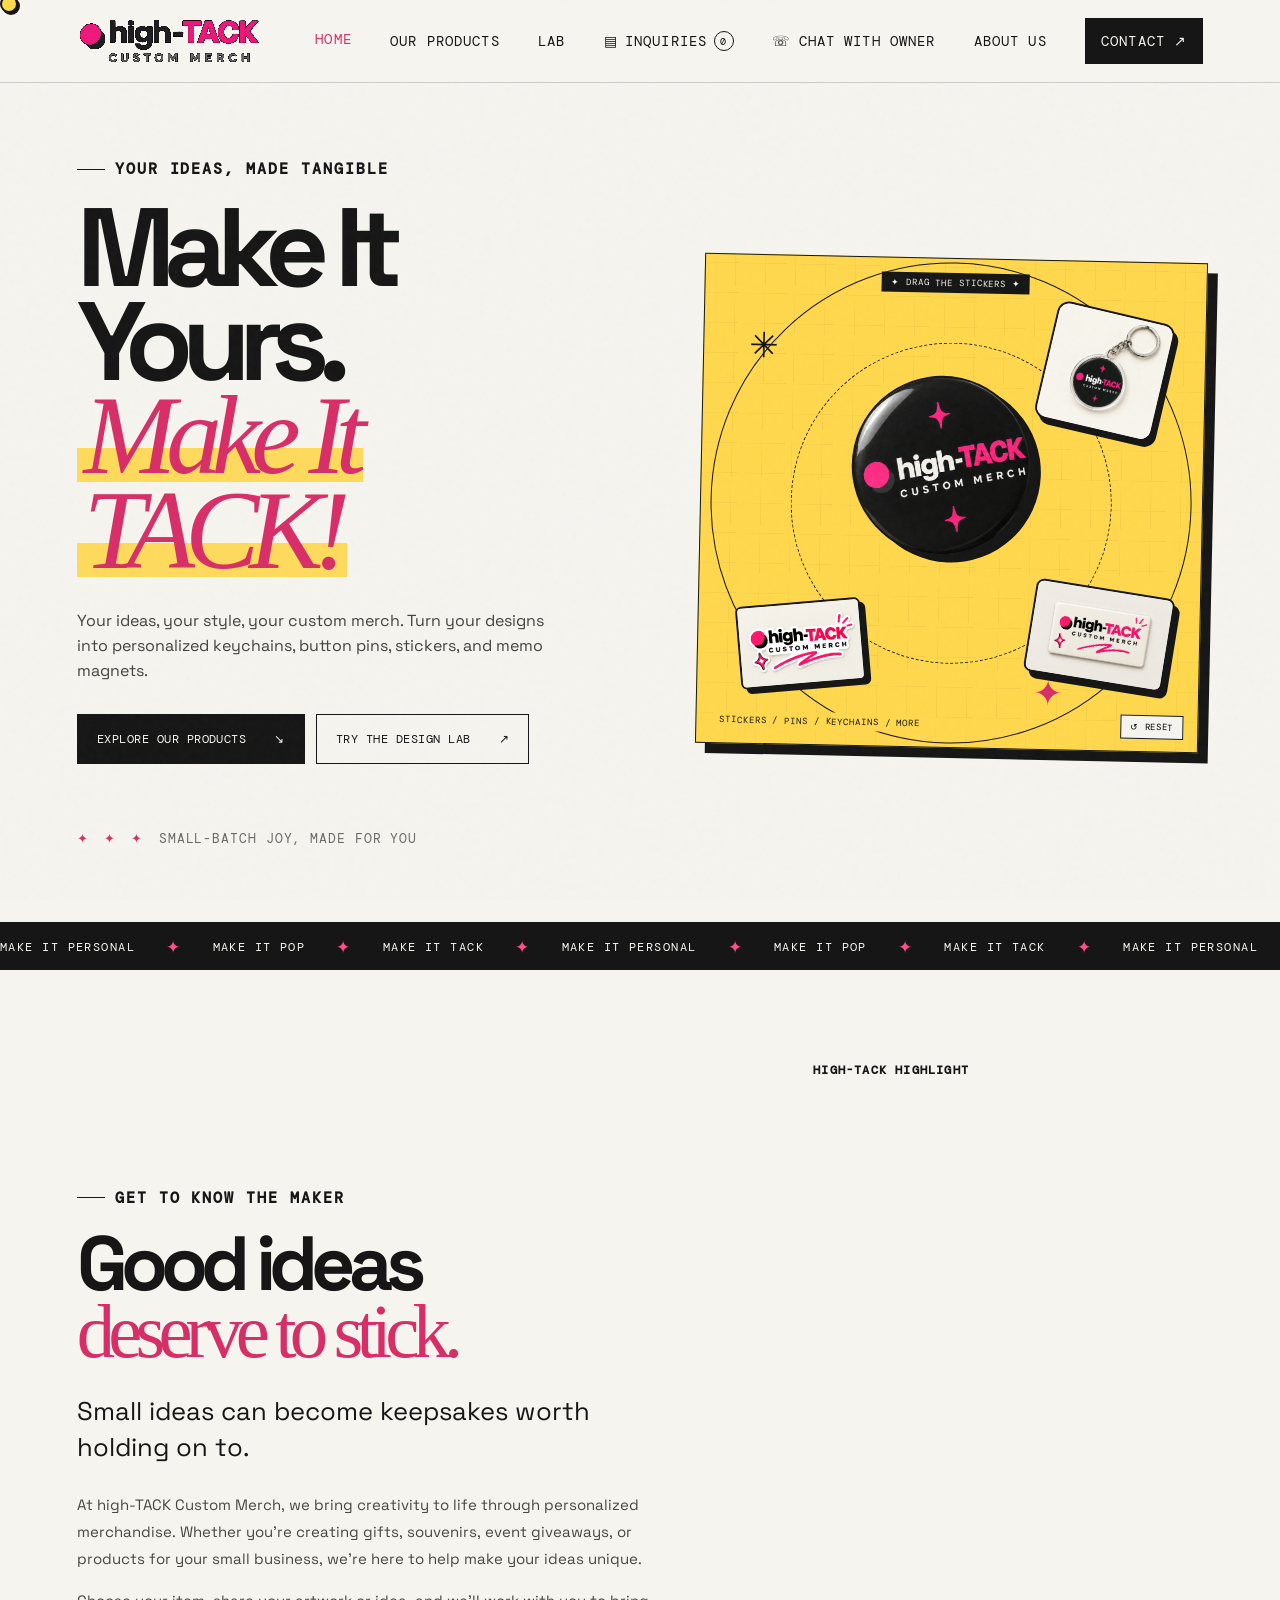
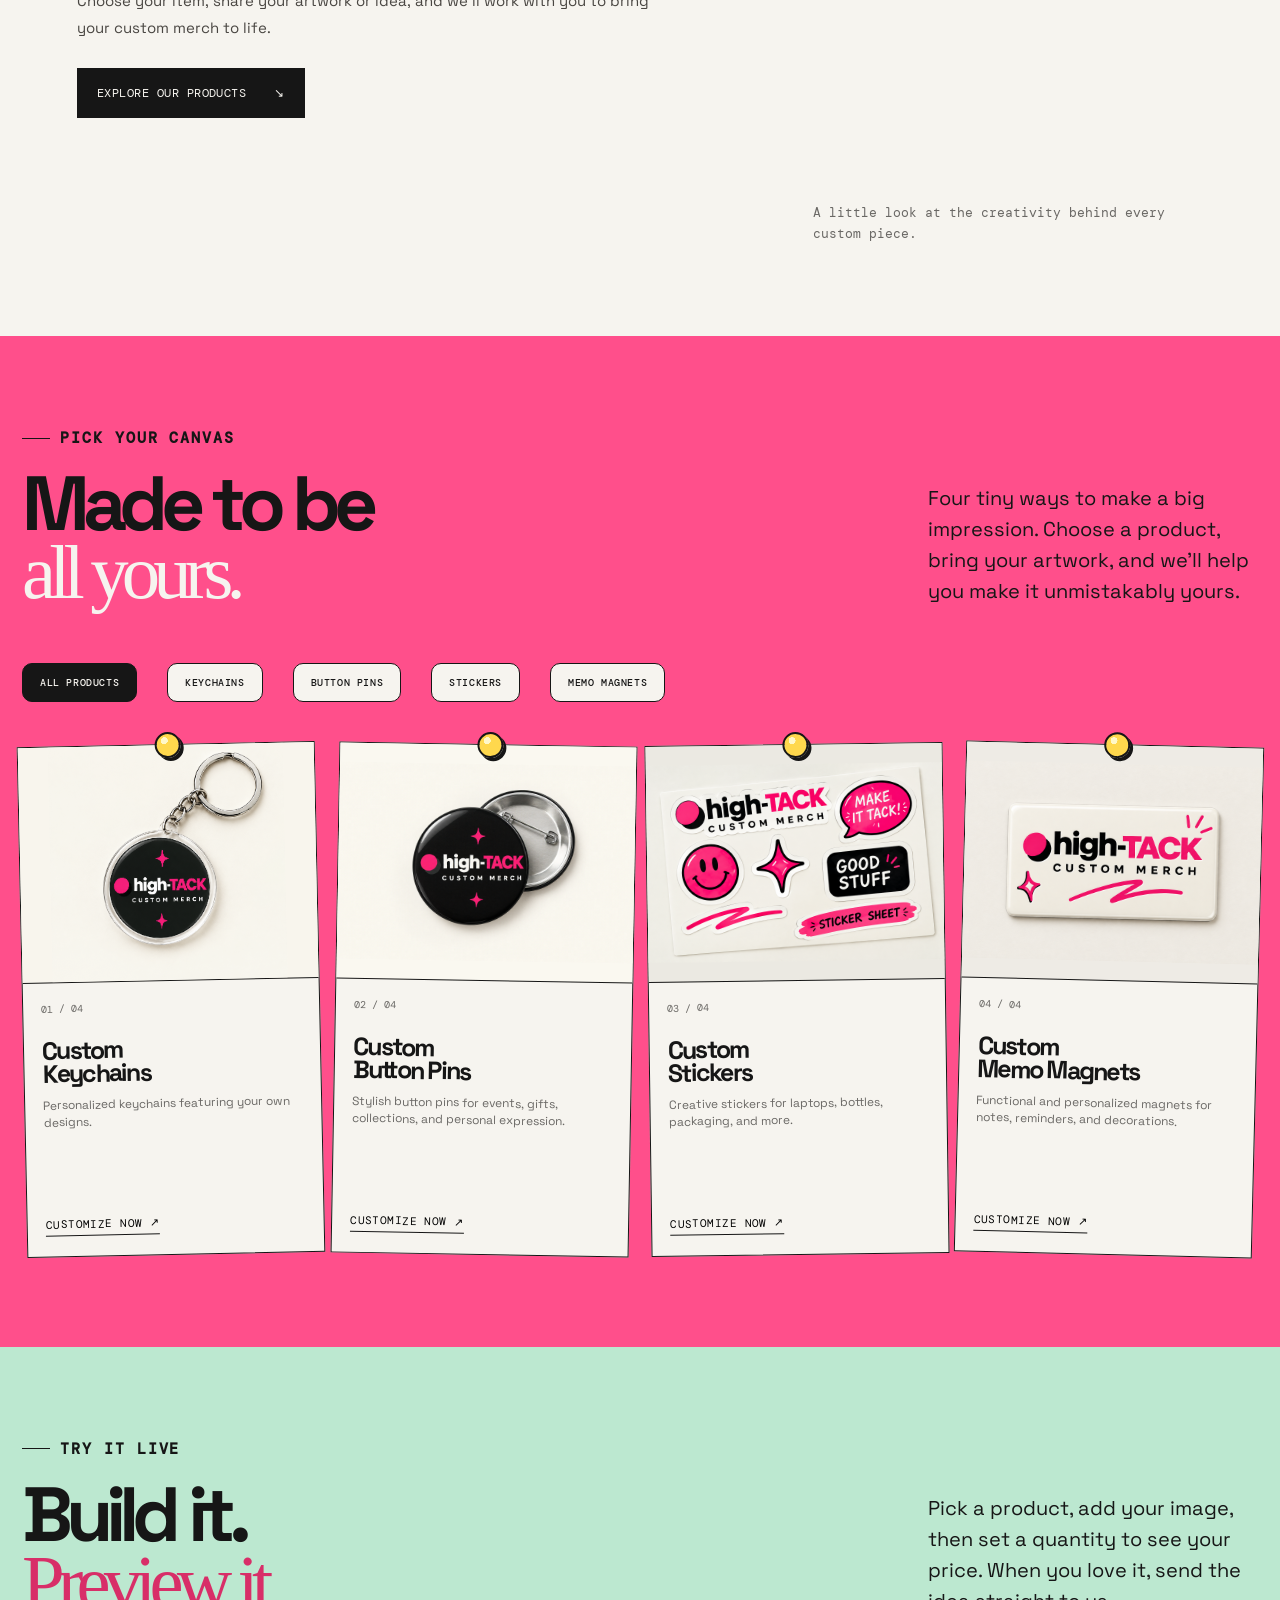
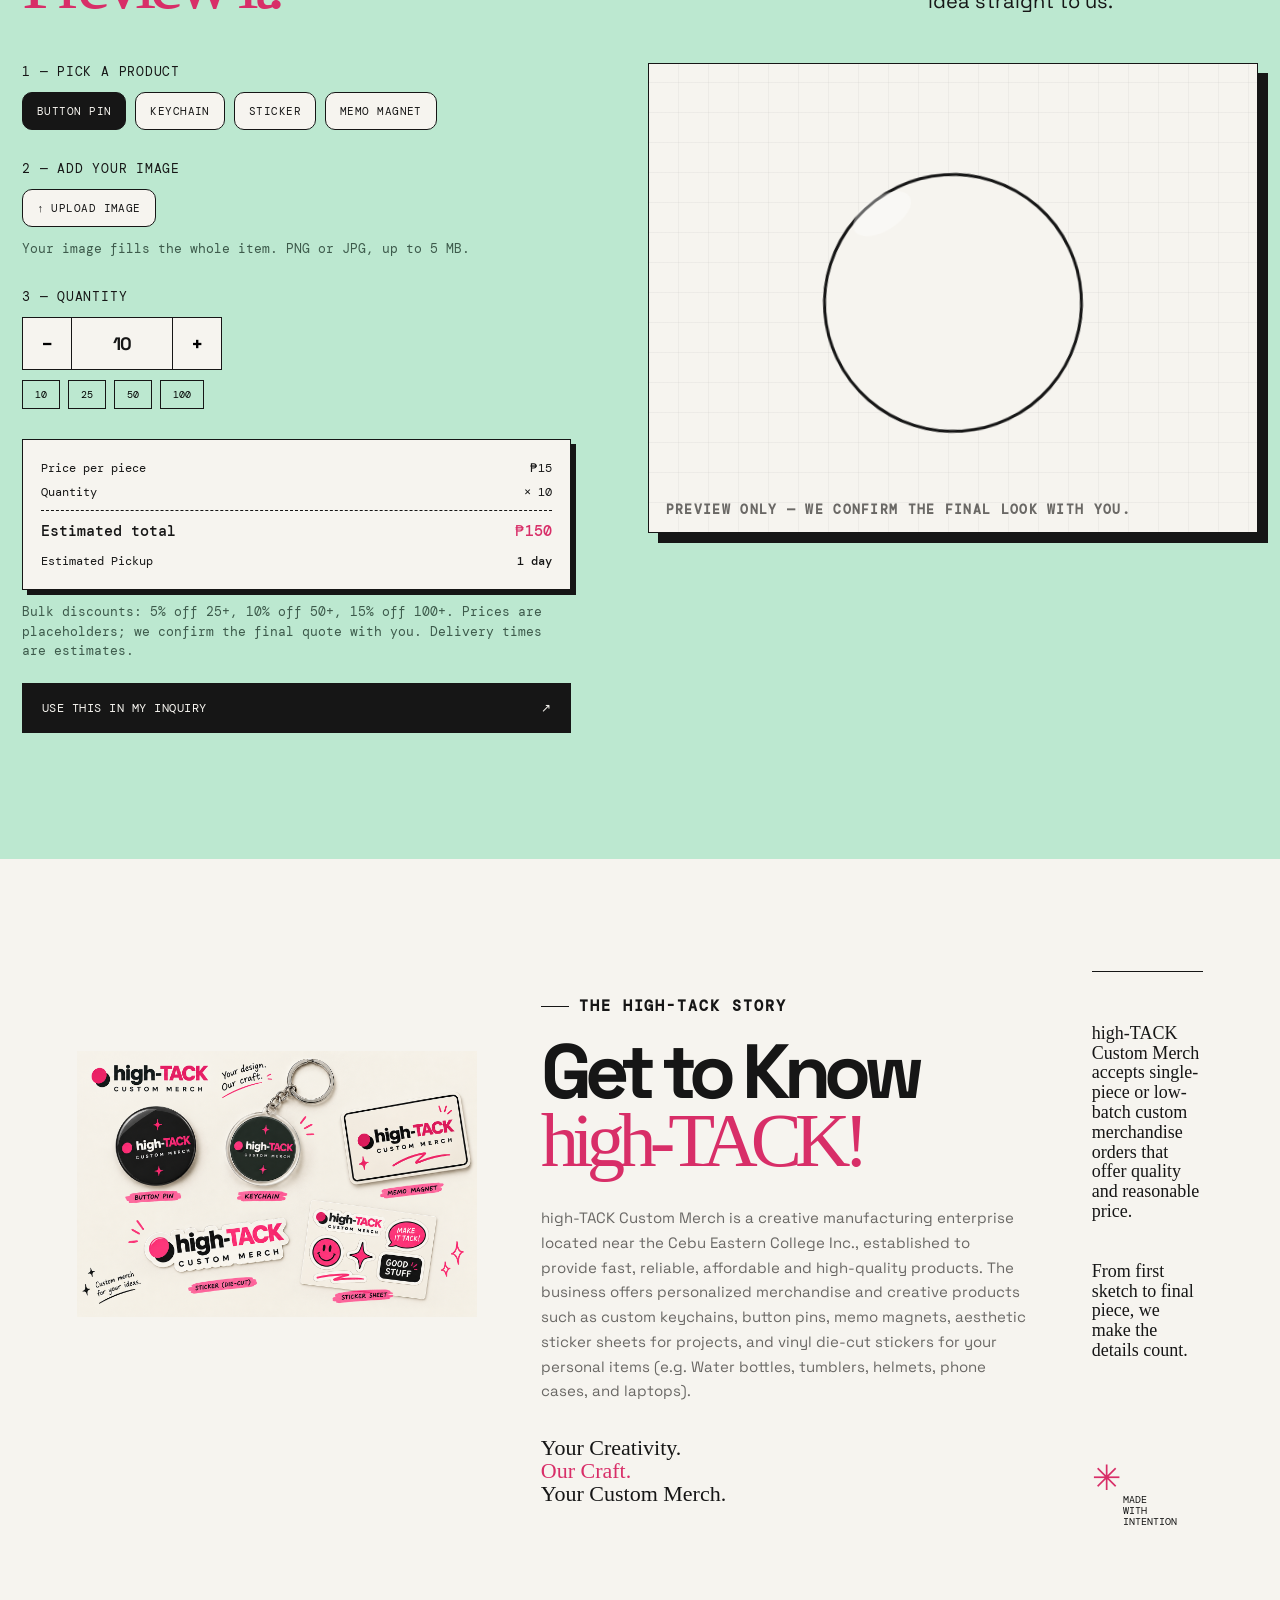
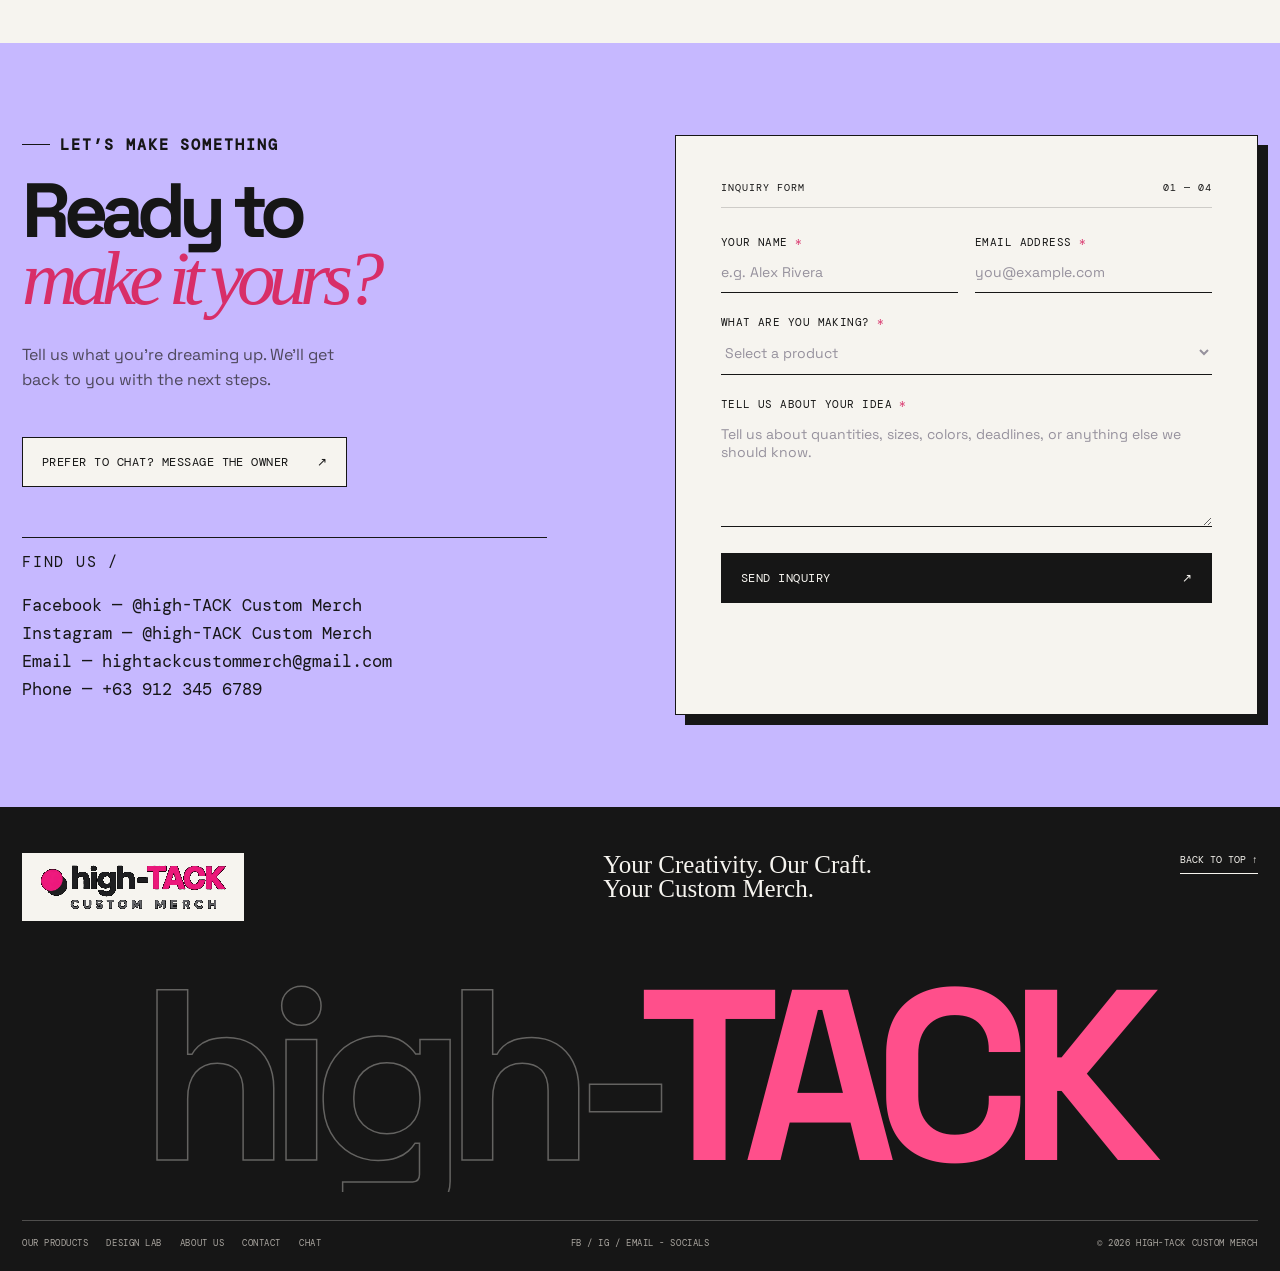
<file: index.html>
<!doctype html>
<html lang="en">
  <head>
    <meta charset="UTF-8" />
    <meta name="viewport" content="width=device-width, initial-scale=1.0" />
    <meta
      name="description"
      content="high-TACK Custom Merch turns your ideas into keychains, button pins, stickers, and memo magnets."
    />
    <meta name="theme-color" content="#f6f4ef" />

    <!-- Link preview info (shown when the page is shared) -->
    <meta property="og:type" content="website" />
    <meta property="og:title" content="high-TACK Custom Merch | Make It Yours" />
    <meta
      property="og:description"
      content="Turn your designs into personalized keychains, button pins, stickers, and memo magnets."
    />

    <title>high-TACK Custom Merch | Make It Yours</title>
    <link
      rel="icon"
      href="data:image/svg+xml,%3Csvg xmlns='http://www.w3.org/2000/svg' viewBox='0 0 64 64'%3E%3Ccircle cx='32' cy='32' r='26' fill='%23ff4f8b' stroke='%23161616' stroke-width='6'/%3E%3C/svg%3E"
    />
    <script>
      document.documentElement.classList.add("js");
    </script>

    <link rel="preconnect" href="https://fonts.googleapis.com" />
    <link rel="preconnect" href="https://fonts.gstatic.com" crossorigin />
    <link
      href="https://fonts.googleapis.com/css2?family=DM+Mono:wght@400;500&family=Space+Grotesk:wght@400;500;600;700&display=swap"
      rel="stylesheet"
    />
    <link rel="stylesheet" href="style.css" />
    <link rel="stylesheet" href="https://pyscript.net/releases/2024.1.1/core.css" />
    <script type="module" src="https://pyscript.net/releases/2024.1.1/core.js"></script>
  </head>
  <!-- The "home" anchor lives on the body because the sticky header can't be a scroll target -->
  <body id="home">
    <div class="site-noise" aria-hidden="true"></div>

    <!-- The "tack thread" scroll progress bar -->
    <div class="tack-progress" aria-hidden="true"><span></span></div>

    <!-- Makes the black background of img/logo.jpe transparent, so the logo sits cleanly on the page -->
    <svg width="0" height="0" style="position: absolute" aria-hidden="true" focusable="false">
      <filter id="logo-key" color-interpolation-filters="sRGB">
        <feColorMatrix type="matrix" values="1 0 0 0 0  0 1 0 0 0  0 0 1 0 0  18 18 18 0 -1" />
      </filter>
    </svg>

    <header class="site-header">
      <nav class="nav-shell" aria-label="Main navigation">
        <a class="brand-lockup" href="#home" aria-label="high-TACK Custom Merch home">
          <span class="brand-logo"><img src="img/logo.jpe" alt="high-TACK Custom Merch" width="1742" height="903" /></span>
        </a>
        <button class="menu-toggle" type="button" aria-expanded="false" aria-controls="site-menu">
          <span></span><span></span><span></span>
          <span class="sr-only">Open navigation menu</span>
        </button>
        <div class="site-menu" id="site-menu">
          <a class="active" href="#home" aria-current="true">Home</a>
          <a href="#products">Our Products</a>
          <a href="#lab">Lab</a>
          <button
            class="nav-panel-trigger"
            type="button"
            data-panel="inquiries"
            aria-controls="side-panel"
            aria-expanded="false"
          >
            <span aria-hidden="true">▤</span> Inquiries
            <span class="inquiry-count" id="inquiry-count">0</span>
          </button>
          <button
            class="nav-panel-trigger nav-chat-trigger"
            type="button"
            data-panel="chat"
            aria-controls="side-panel"
            aria-expanded="false"
          >
            <span aria-hidden="true">☏</span> Chat with owner
          </button>
          <a href="#about">About Us</a>
          <a href="#contact" class="nav-cta">Contact <span aria-hidden="true">↗</span></a>
        </div>
      </nav>
    </header>

    <div class="panel-backdrop" id="panel-backdrop" hidden></div>
    <aside class="side-panel" id="side-panel" aria-label="Customer panel" aria-hidden="true">
      <div class="side-panel-head">
        <div>
          <p class="eyebrow"><span class="eyebrow-line"></span> high-TACK / CUSTOMER DESK</p>
          <h2 id="side-panel-title">Your inquiries</h2>
        </div>
        <button class="panel-close" id="panel-close" type="button" aria-label="Close panel">
          ✕
        </button>
      </div>
      <div class="inquiry-panel-content" id="inquiry-panel-content">
        <p class="panel-intro">
          You can edit or cancel an inquiry within 1 day of sending it.
        </p>
        <div class="inquiry-list" id="inquiry-list"></div>
        <a class="button button-dark panel-new-inquiry" href="#contact" id="panel-new-inquiry"
          >Make an inquiry <span aria-hidden="true">↗</span></a
        >
      </div>
      <div class="chat-panel-content" id="chat-panel-content" hidden></div>
    </aside>

    <main>
      <section class="hero-section section-pad">
        <div class="hero-copy">
          <p class="eyebrow"><span class="eyebrow-line"></span> Your ideas, made tangible</p>
          <h1>Make It Yours.<br /><em>Make It TACK!</em></h1>
          <p class="hero-lede">
            Your ideas, your style, your custom merch. Turn your designs into personalized
            keychains, button pins, stickers, and memo magnets.
          </p>
          <div class="hero-actions">
            <a class="button button-dark" href="#products"
              >Explore Our Products <span aria-hidden="true">↘</span></a
            >
            <a class="button button-light" href="#lab"
              >Try the Design Lab <span aria-hidden="true">↗</span></a
            >
          </div>
          <div class="hero-proof">
            <span class="proof-stars" aria-hidden="true">✦ ✦ ✦</span>
            <span>Small-batch joy, made for you</span>
          </div>
        </div>

        <!-- The stickers marked "draggable" can be moved around -->
        <div
          class="hero-art"
          role="group"
          aria-label="Interactive product collage. Drag the pictures to rearrange them."
        >
          <div class="art-orbit orbit-one" aria-hidden="true"></div>
          <div class="art-orbit orbit-two" aria-hidden="true"></div>
          <div
            class="art-sticker art-button-pin draggable"
            tabindex="0"
            role="button"
            aria-roledescription="draggable picture"
            aria-label="Button pin. Drag it, or use the arrow keys to move it."
          >
            <img src="img/Button-pin.png" alt="" draggable="false" />
          </div>
          <div
            class="art-sticker art-sheet draggable"
            tabindex="0"
            role="button"
            aria-roledescription="draggable picture"
            aria-label="Sticker sheet. Drag it, or use the arrow keys to move it."
          >
            <img src="img/Sticker.png" alt="" draggable="false" />
          </div>
          <div
            class="art-keychain draggable"
            tabindex="0"
            role="button"
            aria-roledescription="draggable picture"
            aria-label="Keychain. Drag it, or use the arrow keys to move it."
          >
            <img src="img/High-TACK Custom Merch Keychain.png" alt="" draggable="false" />
          </div>
          <div
            class="art-magnet draggable"
            tabindex="0"
            role="button"
            aria-roledescription="draggable picture"
            aria-label="Memo magnet. Drag it, or use the arrow keys to move it."
          >
            <img src="img/Glossy High-TACK Memo Magnet.png" alt="" draggable="false" />
          </div>
          <div class="art-spark spark-a" aria-hidden="true">✳</div>
          <div class="art-spark spark-b" aria-hidden="true">✦</div>
          <p class="art-hint" aria-hidden="true">✦ Drag the stickers ✦</p>
          <p class="art-caption">STICKERS / PINS / KEYCHAINS / MORE</p>
          <button class="art-reset" type="button">↺ Reset</button>
        </div>
      </section>

      <!-- Decorative slogan strip. The script at the bottom repeats this set so the loop is seamless. -->
      <section class="marquee-bar" aria-label="Brand slogans">
        <div class="marquee-track" aria-hidden="true" style="padding-right: 31px">
          <span>MAKE IT PERSONAL</span><span class="marquee-star">✦</span><span>MAKE IT POP</span
          ><span class="marquee-star">✦</span><span>MAKE IT TACK</span
          ><span class="marquee-star">✦</span>
        </div>
      </section>

      <section class="video-section section-pad" id="ad">
        <div class="video-about-grid">
          <div class="video-business-copy reveal">
            <p class="eyebrow"><span class="eyebrow-line"></span> Get to know the maker</p>
            <h2>Good ideas<br /><span>deserve to stick.</span></h2>
            <p class="video-business-lede">Small ideas can become keepsakes worth holding on to.</p>
            <p>
               At high-TACK Custom Merch, we bring creativity to life through personalized merchandise.
            Whether you're creating gifts, souvenirs, event giveaways, or products for your small
            business, we're here to help make your ideas unique.
            </p>
            <p>
              Choose your item, share your artwork or idea, and we’ll work with you to bring your
              custom merch to life.
            </p>
            <a class="button button-dark" href="#products"
              >Explore our products <span aria-hidden="true">↘</span></a
            >
          </div>
          <div class="video-column reveal">
            <div class="video-label-row">
              <span>HIGH-TACK HIGHLIGHT</span>
            </div>
            <div class="video-frame">
              <video
                id="promo-video"
                controls
                playsinline
                preload="metadata"
                aria-label="high-TACK promotional advertisement"
              >
                <source src="ADS.mp4" type="video/mp4" />
              </video>
            </div>
            <p class="video-caption">A little look at the creativity behind every custom piece.</p>
          </div>
        </div>
      </section>

      <section class="products-section section-pad" id="products">
        <div class="section-heading products-heading reveal">
          <div>
            <p class="eyebrow"><span class="eyebrow-line"></span> Pick your canvas</p>
            <h2>Made to be<br /><span>all yours.</span></h2>
          </div>
          <p class="section-intro">
            Four tiny ways to make a big impression. Choose a product, bring your artwork, and we’ll
            help you make it unmistakably yours.
          </p>
        </div>
        <!-- Product Filter Tabs -->
        <div class="product-filters" role="group" aria-label="Filter products">
          <button class="filter-tab active" type="button" data-filter="all" aria-pressed="true">
            All Products
          </button>

          <button class="filter-tab" type="button" data-filter="keychains" aria-pressed="false">
            Keychains
          </button>

          <button class="filter-tab" type="button" data-filter="button-pins" aria-pressed="false">
            Button Pins
          </button>

          <button class="filter-tab" type="button" data-filter="stickers" aria-pressed="false">
            Stickers
          </button>

          <button class="filter-tab" type="button" data-filter="memo-magnets" aria-pressed="false">
            Memo Magnets
          </button>
        </div>
        <div class="product-grid">
          <article class="product-card product-pink" data-category="keychains">
            <div class="product-art art-keychains has-photo">
              <img src="img/High-TACK Custom Merch Keychain.png" alt="Round acrylic high-TACK keychain with a black printed insert and a metal split ring" loading="lazy" width="1536" height="1024" />
            </div>
            <div class="product-meta">
              <span class="product-number">01 / 04</span>
              <h3>Custom<br />Keychains</h3>
              <p>Personalized keychains featuring your own designs.</p>
              <button
                class="text-button js-customize"
                type="button"
                data-product="Custom Keychains"
              >
                Customize Now <span aria-hidden="true">↗</span>
              </button>
            </div>
          </article>
          <article class="product-card product-yellow" data-category="button-pins">
            <div class="product-art art-buttons has-photo">
              <img src="img/High-TACK Custom Merch Pin.png" alt="Black high-TACK button pin shown front and back with its metal safety pin" loading="lazy" width="1536" height="1024" />
            </div>
            <div class="product-meta">
              <span class="product-number">02 / 04</span>
              <h3>Custom<br />Button Pins</h3>
              <p>Stylish button pins for events, gifts, collections, and personal expression.</p>
              <button
                class="text-button js-customize"
                type="button"
                data-product="Custom Button Pins"
              >
                Customize Now <span aria-hidden="true">↗</span>
              </button>
            </div>
          </article>
          <article class="product-card product-lilac" data-category="stickers">
            <div class="product-art art-stickers has-photo">
              <img src="img/High-TACK Sticker Sheet Mockup.png" alt="Sticker sheet with the high-TACK logo, a speech bubble, a smiley, a sparkle and more" loading="lazy" width="1536" height="1024" />
            </div>
            <div class="product-meta">
              <span class="product-number">03 / 04</span>
              <h3>Custom<br />Stickers</h3>
              <p>Creative stickers for laptops, bottles, packaging, and more.</p>
              <button class="text-button js-customize" type="button" data-product="Custom Stickers">
                Customize Now <span aria-hidden="true">↗</span>
              </button>
            </div>
          </article>
          <article class="product-card product-mint" data-category="memo-magnets">
            <div class="product-art art-magnets has-photo">
              <img src="img/Glossy High-TACK Memo Magnet.png" alt="Glossy cream high-TACK memo magnet with a pink squiggle and sparkle" loading="lazy" width="1536" height="1024" />
            </div>
            <div class="product-meta">
              <span class="product-number">04 / 04</span>
              <h3>Custom<br />Memo Magnets</h3>
              <p>Functional and personalized magnets for notes, reminders, and decorations.</p>
              <button
                class="text-button js-customize"
                type="button"
                data-product="Custom Memo Magnets"
              >
                Customize Now <span aria-hidden="true">↗</span>
              </button>
            </div>
          </article>
        </div>
      </section>

      <section class="lab-section section-pad" id="lab">
        <div class="section-heading lab-heading reveal">
          <div>
            <p class="eyebrow"><span class="eyebrow-line"></span> Try it live</p>
            <h2>Build it.<br /><span>Preview it.</span></h2>
          </div>
          <p class="section-intro">
            Pick a product, add your image, then set a quantity to see your price. When you love it,
            send the idea straight to us.
          </p>
        </div>

        <div class="lab-grid reveal">
          <div class="lab-controls" id="lab-controls">
            <fieldset>
              <legend>1 — Pick a product</legend>
              <div class="choice-row">
                <label class="choice"
                  ><input type="radio" name="lab-type" value="pin" checked /><span
                    >Button Pin</span
                  ></label
                >
                <label class="choice"
                  ><input type="radio" name="lab-type" value="keychain" /><span
                    >Keychain</span
                  ></label
                >
                <label class="choice"
                  ><input type="radio" name="lab-type" value="sticker" /><span>Sticker</span></label
                >
                <label class="choice"
                  ><input type="radio" name="lab-type" value="magnet" /><span
                    >Memo Magnet</span
                  ></label
                >
              </div>
            </fieldset>

            <fieldset>
              <legend>2 — Add your image</legend>
              <div class="choice-row">
                <label class="choice"
                  ><input type="file" id="lab-upload" accept="image/*" /><span
                    >↑ Upload image</span
                  ></label
                >
              </div>
              <button class="lab-remove" id="lab-remove" type="button" hidden>
                Remove uploaded image ✕
              </button>
              <p class="lab-hint lab-hint-tight">
                Your image fills the whole item. PNG or JPG, up to 5 MB.
              </p>
            </fieldset>

            <div class="lab-field">
              <label class="lab-legend" for="lab-qty">3 — Quantity</label>
              <div class="lab-qty">
                <button class="qty-btn" type="button" data-step="-1" aria-label="Decrease quantity">
                  −
                </button>
                <input
                  id="lab-qty"
                  type="number"
                  inputmode="numeric"
                  min="1"
                  max="1000"
                  value="10"
                />
                <button class="qty-btn" type="button" data-step="1" aria-label="Increase quantity">
                  +
                </button>
              </div>
              <div class="qty-presets" aria-label="Quick quantities">
                <button type="button" data-qty="10">10</button
                ><button type="button" data-qty="25">25</button
                ><button type="button" data-qty="50">50</button
                ><button type="button" data-qty="100">100</button>
              </div>
            </div>

            <dl class="lab-quote">
              <div>
                <dt>Price per piece</dt>
                <dd id="q-unit">₱15</dd>
              </div>
              <div>
                <dt>Quantity</dt>
                <dd id="q-qty">× 10</dd>
              </div>
              <div id="q-disc-row" hidden>
                <dt>Bulk discount</dt>
                <dd id="q-disc"></dd>
              </div>
              <div class="lab-quote-total">
                <dt>Estimated total</dt>
                <dd id="q-total">₱150</dd>
              </div>
              <div class="lab-quote-delivery">
                <dt>Estimated Pickup</dt>
                <dd id="q-delivery">1 day</dd>
              </div>
            </dl>
            <p class="lab-hint">
              Bulk discounts: 5% off 25+, 10% off 50+, 15% off 100+. Prices are placeholders; we
              confirm the final quote with you. Delivery times are estimates.
            </p>

            <div class="lab-actions">
              <button class="button button-dark lab-send" id="lab-send" type="button">
                Use this in my inquiry <span aria-hidden="true">↗</span>
              </button>
            </div>
            <p class="lab-status" id="lab-status" role="status" aria-live="polite"></p>
          </div>

          <div class="lab-stage" id="lab-stage" data-type="pin">
            <div class="lab-item" id="lab-item">
              <span class="lab-art" id="lab-art" hidden
                ><img id="lab-image" alt="Your uploaded image" hidden /></span
              ><span id="lab-preview-text" aria-hidden="true"></span>
            </div>
            <p class="lab-caption">Preview only — we confirm the final look with you.</p>
          </div>
        </div>
      </section>

      <section class="about-section section-pad" id="about">
        <div class="about-stamp" aria-hidden="true">
          <img src="img/Custom Merch Showcase.png" alt="high-TACK Custom Merch">
        </div>
        <div class="about-copy reveal">
          <p class="eyebrow"><span class="eyebrow-line"></span> The high-TACK story</p>
          <h2>Get to Know<br /><span>high-TACK!</span></h2>
          <p>
            high-TACK Custom Merch is a creative manufacturing enterprise located near the 
            Cebu Eastern College Inc., established to provide fast, reliable, affordable and
            high-quality products. The business offers personalized merchandise and creative
            products such as custom keychains, button pins, memo magnets, aesthetic sticker
            sheets for projects, and vinyl die-cut stickers for your personal items (e.g. Water bottles,
            tumblers, helmets, phone cases, and laptops). 
          </p>
          <p class="about-tagline">
            Your Creativity.<br /><strong>Our Craft.</strong><br />Your Custom Merch.
          </p>
        </div>
        <div class="about-side">
          <div class="side-note">
            <p>high-TACK Custom Merch accepts single-piece or low-batch custom merchandise orders
               that offer quality and reasonable price.</p>
            <p>From first sketch to final piece, we make the details count.</p>
          </div>
          <div class="side-doodle" aria-hidden="true">
            ✳<br /><span>made<br />with<br />intention</span>
          </div>
        </div>
      </section>

      <section class="contact-section section-pad" id="contact">
        <div class="contact-intro reveal">
          <p class="eyebrow"><span class="eyebrow-line"></span> Let’s make something</p>
          <h2>Ready to<br /><em>make it yours?</em></h2>
          <p>Tell us what you’re dreaming up. We’ll get back to you with the next steps.</p>
          <a class="button button-light chat-link" href="#chat"
            >Prefer to chat? Message the owner <span aria-hidden="true">↗</span></a
          >
          <div class="contact-placeholder">
            <span>FIND US /</span>
            <p>
              Facebook — @high-TACK Custom Merch<br />Instagram — @high-TACK Custom Merch<br />Email
              — hightackcustommerch@gmail.com<br />Phone — +63 912 345 6789
            </p>
          </div>
        </div>

        <!-- onsubmit stops the page from reloading if the form is sent before Python has finished loading -->
        <form
          class="inquiry-form reveal"
          id="inquiry-form"
          novalidate
          onsubmit="event.preventDefault()"
          aria-describedby="form-feedback"
        >
          <div class="form-topline"><span>INQUIRY FORM</span><span>01 — 04</span></div>
          <div class="field-grid">
            <label for="name"
              >Your name <span>*</span
              ><input
                id="name"
                name="name"
                type="text"
                autocomplete="name"
                placeholder="e.g. Alex Rivera"
                required /></label
            ><label for="email"
              >Email address <span>*</span
              ><input
                id="email"
                name="email"
                type="email"
                autocomplete="email"
                placeholder="you@example.com"
                required
            /></label>
          </div>
          <label for="product"
            >What are you making? <span>*</span
            ><select id="product" name="product" required>
              <option value="">Select a product</option>
              <option>Custom Keychains</option>
              <option>Custom Button Pins</option>
              <option>Custom Stickers</option>
              <option>Custom Memo Magnets</option>
              <option>Something else</option>
            </select></label
          >
          <label for="message"
            >Tell us about your idea <span>*</span
            ><textarea
              id="message"
              name="message"
              rows="5"
              placeholder="Tell us about quantities, sizes, colors, deadlines, or anything else we should know."
              required
            ></textarea>
          </label>
          <button class="button button-dark form-submit" type="submit">
            Send Inquiry <span aria-hidden="true">↗</span>
          </button>
          <div class="form-feedback" id="form-feedback" role="status" aria-live="polite"></div>
        </form>
      </section>

      <section class="chat-section section-pad" id="chat">
        <div class="section-heading chat-heading reveal">
          <div>
            <p class="eyebrow"><span class="eyebrow-line"></span> Talk to the maker</p>
            <h2>Chat with<br /><span>the owner.</span></h2>
          </div>
          <p class="section-intro">
            Questions about prices, timing or artwork? Message us here and the owner will reply.
          </p>
        </div>
        <div class="chat-card reveal">
          <div class="chat-top">
            <div class="chat-owner">
              <span class="chat-avatar" aria-hidden="true">H</span>
              <div><strong>high-TACK Owner</strong><small>Business owner</small></div>
            </div>
          </div>
          <div class="chat-log" id="chat-log" aria-hidden="false"></div>
          <p class="sr-only" id="chat-live" aria-live="polite"></p>
          <div class="chat-quick" id="chat-quick"></div>
          <form class="chat-compose" id="chat-form" autocomplete="off">
            <input
              id="chat-input"
              type="text"
              maxlength="500"
              placeholder="Type your message…"
              aria-label="Your message"
            />
            <button class="button button-dark chat-send" type="submit">
              Send <span aria-hidden="true">↗</span>
            </button>
          </form>
          <div class="chat-foot">
            ><button class="chat-clear" id="chat-clear" type="button">Clear chat</button>
          </div>
        </div>
      </section>
    </main>

    <footer class="site-footer">
      <div class="footer-main">
        <a class="brand-lockup footer-brand" href="#home" aria-label="high-TACK Custom Merch home">
          <span class="brand-logo"><img src="img/logo.jpe" alt="high-TACK Custom Merch" width="1742" height="903" /></span>
        </a>
        <p class="footer-tagline">Your Creativity. Our Craft.<br />Your Custom Merch.</p>
        <a class="back-to-top" href="#home">Back to top <span aria-hidden="true">↑</span></a>
      </div>
      <!-- Giant decorative wordmark -->
      <p class="footer-giant" aria-hidden="true">high-<span>TACK</span></p>
      <div class="footer-bottom">
        <div class="footer-links">
          <a href="#products">Our Products</a><a href="#lab">Design Lab</a
          ><a href="#about">About Us</a><a href="#contact">Contact</a><a href="#chat">Chat</a>
        </div>
        <div class="footer-social">FB / IG / EMAIL - SOCIALS </div>
        <p>© 2026 high-TACK Custom Merch</p>
      </div>
    </footer>

    <script>
      // JavaScript keeps the presentation-only behavior (menu, scroll effects, dragging, image upload,
      // saved inquiries and chat). PyScript (main.py) owns the interactive logic: product filter tabs,
      // "Customize Now" buttons, the Design Lab price calculator, and inquiry form validation.

      // ---------- Mobile menu ----------
      const menuToggle = document.querySelector(".menu-toggle");
      const siteMenu = document.querySelector(".site-menu");
      const menuLabel = menuToggle.querySelector(".sr-only");

      function setMenu(open) {
        menuToggle.setAttribute("aria-expanded", String(open));
        siteMenu.classList.toggle("is-open", open);
        menuLabel.textContent = open ? "Close navigation menu" : "Open navigation menu";
      }

      menuToggle.addEventListener("click", () => {
        setMenu(menuToggle.getAttribute("aria-expanded") !== "true");
      });
      siteMenu
        .querySelectorAll("a")
        .forEach((link) => link.addEventListener("click", () => setMenu(false)));

      // Esc closes the menu and puts the keyboard focus back on the button
      document.addEventListener("keydown", (event) => {
        if (event.key === "Escape" && menuToggle.getAttribute("aria-expanded") === "true") {
          setMenu(false);
          menuToggle.focus();
        }
      });

      // Clicking anywhere outside the menu closes it
      document.addEventListener("click", (event) => {
        if (!siteMenu.contains(event.target) && !menuToggle.contains(event.target)) setMenu(false);
      });

      // Growing the window to desktop size closes the mobile menu
      window.matchMedia("(min-width: 901px)").addEventListener("change", (event) => {
        if (event.matches) setMenu(false);
      });

      // ---------- Highlight the nav link for the section you are viewing ----------
      const navLinks = siteMenu.querySelectorAll("a:not(.nav-cta)");
      // Listed in page order. The last one whose top has passed the "reading line" wins.
      const spyTargets = [
        { section: document.querySelector(".hero-section"), href: "#home" },
        { section: document.querySelector("#ad"), href: "#home" }, // video section keeps Home lit
        { section: document.querySelector("#products"), href: "#products" },
        { section: document.querySelector("#lab"), href: "#lab" },
        { section: document.querySelector("#about"), href: "#about" },
        { section: document.querySelector("#contact"), href: "#contact" }, // no matching link, so nothing is lit
      ];

      function setActiveLink(href) {
        navLinks.forEach((link) => {
          const isActive = link.getAttribute("href") === href;
          link.classList.toggle("active", isActive);
          if (isActive) link.setAttribute("aria-current", "true");
          else link.removeAttribute("aria-current");
        });
      }

      function updateActiveLink() {
        const readingLine = window.innerHeight * 0.35; // 35% down the screen
        let current = "#home";
        spyTargets.forEach((target) => {
          if (target.section.getBoundingClientRect().top <= readingLine) current = target.href;
        });
        setActiveLink(current);
      }

      window.addEventListener("scroll", updateActiveLink, { passive: true });
      window.addEventListener("resize", updateActiveLink);
      updateActiveLink();

      // ---------- Tack-thread scroll progress ----------
      const progressBar = document.querySelector(".tack-progress");
      function updateProgress() {
        const maxScroll = document.documentElement.scrollHeight - window.innerHeight;
        const amount = maxScroll > 0 ? Math.min(1, window.scrollY / maxScroll) : 0;
        progressBar.style.setProperty("--progress", amount);
      }
      window.addEventListener("scroll", updateProgress, { passive: true });
      window.addEventListener("resize", updateProgress);
      updateProgress();

      // ---------- Sections fade up when you reach them ----------
      const revealItems = document.querySelectorAll(".reveal");
      if ("IntersectionObserver" in window) {
        const revealer = new IntersectionObserver(
          (entries, observer) => {
            entries.forEach((entry) => {
              if (!entry.isIntersecting) return;
              entry.target.classList.add("is-visible");
              observer.unobserve(entry.target); // only animate once
            });
          },
          { threshold: 0.12 },
        );
        revealItems.forEach((item) => revealer.observe(item));
      } else {
        revealItems.forEach((item) => item.classList.add("is-visible"));
      }

      // ---------- Draggable hero stickers ----------
      const heroArt = document.querySelector(".hero-art");
      const draggables = heroArt.querySelectorAll(".draggable");
      const positions = new Map(); // remembers how far each sticker has moved
      let topLayer = 3; // the sticker you touch last goes on top

      function moveSticker(el, x, y) {
        // keep stickers from being flung completely out of the box
        const limitX = heroArt.clientWidth * 0.45;
        const limitY = heroArt.clientHeight * 0.45;
        const safeX = Math.max(-limitX, Math.min(limitX, x));
        const safeY = Math.max(-limitY, Math.min(limitY, y));
        positions.set(el, { x: safeX, y: safeY });
        el.style.setProperty("--dx", safeX + "px");
        el.style.setProperty("--dy", safeY + "px");
        heroArt.classList.add("has-dragged"); // hides the "Drag the stickers" hint
      }

      draggables.forEach((el) => {
        positions.set(el, { x: 0, y: 0 });
        let startX = 0,
          startY = 0,
          originX = 0,
          originY = 0;

        el.addEventListener("pointerdown", (event) => {
          if (event.button !== undefined && event.button !== 0) return; // left click / touch only
          el.setPointerCapture(event.pointerId);
          startX = event.clientX;
          startY = event.clientY;
          originX = positions.get(el).x;
          originY = positions.get(el).y;
          el.style.zIndex = ++topLayer;
          el.classList.add("is-dragging");
        });

        el.addEventListener("pointermove", (event) => {
          if (!el.classList.contains("is-dragging")) return;
          moveSticker(el, originX + event.clientX - startX, originY + event.clientY - startY);
        });

        const stopDrag = () => el.classList.remove("is-dragging");
        el.addEventListener("pointerup", stopDrag);
        el.addEventListener("pointercancel", stopDrag);

        // keyboard support: arrow keys nudge the focused sticker
        el.addEventListener("keydown", (event) => {
          const steps = {
            ArrowLeft: [-16, 0],
            ArrowRight: [16, 0],
            ArrowUp: [0, -16],
            ArrowDown: [0, 16],
          };
          const step = steps[event.key];
          if (!step) return;
          event.preventDefault();
          const current = positions.get(el);
          el.style.zIndex = ++topLayer;
          moveSticker(el, current.x + step[0], current.y + step[1]);
        });
      });

      heroArt.querySelector(".art-reset").addEventListener("click", () => {
        draggables.forEach((el) => {
          positions.set(el, { x: 0, y: 0 });
          el.style.setProperty("--dx", "0px");
          el.style.setProperty("--dy", "0px");
        });
      });

      // ---------- Design Lab ----------
      const labStage = document.querySelector("#lab-stage");
      const labItem = document.querySelector("#lab-item");
      const labPreviewText = document.querySelector("#lab-preview-text");
      const labStatus = document.querySelector("#lab-status");

      // Links each lab product to the option in the inquiry form
      const labProducts = {
        pin: { label: "Button Pin", option: "Custom Button Pins" },
        keychain: { label: "Keychain", option: "Custom Keychains" },
        sticker: { label: "Sticker", option: "Custom Stickers" },
        magnet: { label: "Memo Magnet", option: "Custom Memo Magnets" },
      };
      const peso = (n) => "₱" + n.toLocaleString("en-PH");
      const labQty = document.querySelector("#lab-qty");
      const labArt = document.querySelector("#lab-art");
      const labImage = document.querySelector("#lab-image");
      const labUpload = document.querySelector("#lab-upload");
      const labRemove = document.querySelector("#lab-remove");
      let artURL = "",
        artName = "",
        artDataURL = "";
      let pendingDesign = null;
      let expandedInquiryId = null;

      // Save a compact copy of the uploaded artwork so it remains visible in an inquiry
      // after the page reloads (blob URLs themselves do not persist).
      function makeStoredImage(file) {
        return new Promise((resolve) => {
          const reader = new FileReader();
          reader.onload = () => {
            const source = new Image();
            source.onload = () => {
              const maxSide = 900;
              const scale = Math.min(
                1,
                maxSide / Math.max(source.naturalWidth, source.naturalHeight),
              );
              const canvas = document.createElement("canvas");
              canvas.width = Math.max(1, Math.round(source.naturalWidth * scale));
              canvas.height = Math.max(1, Math.round(source.naturalHeight * scale));
              canvas.getContext("2d").drawImage(source, 0, 0, canvas.width, canvas.height);
              try {
                resolve(canvas.toDataURL("image/jpeg", 0.78));
              } catch (error) {
                resolve("");
              }
            };
            source.onerror = () => resolve("");
            source.src = reader.result;
          };
          reader.onerror = () => resolve("");
          reader.readAsDataURL(file);
        });
      }

      const readQty = () => Math.min(1000, Math.max(1, parseInt(labQty.value, 10) || 1));

      function readLab() {
        const type = document.querySelector('input[name="lab-type"]:checked').value;
        return { type, qty: readQty() };
      }

      // Shows or hides the uploaded image on the preview item.
      // (Product type + price quote are handled by Python in main.py.)
      function updateLab() {
        const hasArt = Boolean(artURL);
        labImage.hidden = !hasArt;
        labArt.hidden = !hasArt;
        labItem.classList.toggle("has-image", hasArt);
      }

      labUpload.addEventListener("change", async (event) => {
        event.stopPropagation(); // we call updateLab ourselves so the message below isn't wiped
        const file = labUpload.files[0];
        if (!file) return;
        if (!file.type.startsWith("image/") || file.size > 5 * 1024 * 1024) {
          labUpload.value = "";
          labStatus.textContent = "Please choose an image under 5 MB.";
          return;
        }
        if (artURL) URL.revokeObjectURL(artURL);
        artURL = URL.createObjectURL(file);
        artName = file.name;
        artDataURL = await makeStoredImage(file);
        labImage.src = artURL;
        labRemove.hidden = false;
        updateLab();
      });
      labRemove.addEventListener("click", () => {
        URL.revokeObjectURL(artURL);
        artURL = "";
        artName = "";
        artDataURL = "";
        labImage.removeAttribute("src");
        labUpload.value = "";
        labRemove.hidden = true;
        updateLab();
      });

      // one summary line used by both the inquiry form and the chat
      // Create a portable image of the actual customized item (not just the raw upload).
      // The generated snapshot is saved with the inquiry so it remains visible after reload.
      async function makeItemPreview(type) {
        const canvas = document.createElement("canvas");
        canvas.width = 640;
        canvas.height = 640;
        const ctx = canvas.getContext("2d");
        if (!ctx) return artDataURL || "";
        ctx.fillStyle = "#f6f4ef";
        ctx.fillRect(0, 0, canvas.width, canvas.height);
        ctx.strokeStyle = "rgba(22,22,22,.07)";
        ctx.lineWidth = 1;
        for (let i = 0; i <= 640; i += 40) {
          ctx.beginPath();
          ctx.moveTo(i, 0);
          ctx.lineTo(i, 640);
          ctx.stroke();
          ctx.beginPath();
          ctx.moveTo(0, i);
          ctx.lineTo(640, i);
          ctx.stroke();
        }

        const shapes = {
          pin: { x: 155, y: 155, w: 330, h: 330, radius: 165, border: 5 },
          keychain: { x: 205, y: 195, w: 230, h: 290, radius: 28, border: 5 },
          sticker: { x: 105, y: 190, w: 430, h: 280, radius: 55, border: 12 },
          magnet: { x: 155, y: 205, w: 330, h: 240, radius: 8, border: 5 },
        };
        const shape = shapes[type] || shapes.pin;
        ctx.save();
        ctx.shadowColor = "#161616";
        ctx.shadowBlur = 0;
        ctx.shadowOffsetX = 10;
        ctx.shadowOffsetY = 10;
        ctx.fillStyle =
          type === "keychain"
            ? "#c6b8ff"
            : type === "sticker"
              ? "#fff"
              : type === "magnet"
                ? "#bce8d0"
                : "#161616";
        roundedRect(ctx, shape.x, shape.y, shape.w, shape.h, shape.radius);
        ctx.fill();
        ctx.restore();
        ctx.save();
        roundedRect(
          ctx,
          shape.x + shape.border,
          shape.y + shape.border,
          shape.w - shape.border * 2,
          shape.h - shape.border * 2,
          Math.max(0, shape.radius - shape.border),
        );
        ctx.clip();
        if (artDataURL) {
          const artwork = await new Promise((resolve) => {
            const img = new Image();
            img.onload = () => resolve(img);
            img.onerror = () => resolve(null);
            img.src = artDataURL;
          });
          if (artwork) {
            const scale = Math.max(
              (shape.w - shape.border * 2) / artwork.width,
              (shape.h - shape.border * 2) / artwork.height,
            );
            const w = artwork.width * scale,
              h = artwork.height * scale;
            ctx.drawImage(artwork, shape.x + (shape.w - w) / 2, shape.y + (shape.h - h) / 2, w, h);
          } else {
            ctx.fillStyle = "#bce8d0";
            ctx.fillRect(shape.x, shape.y, shape.w, shape.h);
          }
        } else {
          ctx.fillStyle =
            type === "pin"
              ? "#ff4f8b"
              : type === "keychain"
                ? "#c6b8ff"
                : type === "sticker"
                  ? "#ffd84d"
                  : "#bce8d0";
          ctx.fillRect(shape.x, shape.y, shape.w, shape.h);
          ctx.fillStyle = "#161616";
          ctx.textAlign = "center";
          ctx.textBaseline = "middle";
          ctx.font = "bold 34px Arial";
          ctx.fillText(
            labProducts[type].label.toUpperCase(),
            shape.x + shape.w / 2,
            shape.y + shape.h / 2,
            shape.w - 30,
          );
        }
        ctx.restore();
        ctx.strokeStyle = "#161616";
        ctx.lineWidth = shape.border;
        roundedRect(ctx, shape.x, shape.y, shape.w, shape.h, shape.radius);
        ctx.stroke();
        if (type === "keychain") {
          ctx.beginPath();
          ctx.arc(320, 165, 42, 0, Math.PI * 2);
          ctx.strokeStyle = "#646a70";
          ctx.lineWidth = 18;
          ctx.stroke();
          ctx.beginPath();
          ctx.arc(320, 165, 42, 0, Math.PI * 2);
          ctx.strokeStyle = "#f6f4ef";
          ctx.lineWidth = 5;
          ctx.stroke();
        }
        if (type === "pin") {
          ctx.fillStyle = "rgba(255,255,255,.35)";
          ctx.beginPath();
          ctx.ellipse(235, 205, 38, 20, -0.5, 0, Math.PI * 2);
          ctx.fill();
        }
        ctx.fillStyle = "#6a6865";
        ctx.font = "bold 16px monospace";
        ctx.textAlign = "center";
        ctx.fillText("HIGH-TACK · PREVIEW", 320, 590);
        try {
          return canvas.toDataURL("image/jpeg", 0.82);
        } catch (error) {
          return artDataURL || "";
        }
      }

      function roundedRect(ctx, x, y, w, h, radius) {
        const r = Math.min(radius, w / 2, h / 2);
        ctx.beginPath();
        ctx.moveTo(x + r, y);
        ctx.arcTo(x + w, y, x + w, y + h, r);
        ctx.arcTo(x + w, y + h, x, y + h, r);
        ctx.arcTo(x, y + h, x, y, r);
        ctx.arcTo(x, y, x + w, y, r);
        ctx.closePath();
      }

      function designInfo() {
        const { type, qty } = readLab();
        // quote() lives in Python; main.py exposes it as window.hightackQuote
        const estimate = window.hightackQuote(type, qty);
        const what = artName
          ? 'using uploaded image "' + artName + '"'
          : "with artwork to be provided";
        const note =
          "Design idea: " +
          qty +
          " × " +
          labProducts[type].label +
          ", " +
          what +
          ". Estimated total: " +
          peso(estimate.total) +
          ". Estimated delivery: " +
          estimate.delivery +
          ".";
        return {
          type,
          label: labProducts[type].label,
          product: labProducts[type].option,
          qty,
          unitPrice: estimate.unit,
          discountRate: estimate.rate,
          discountAmount: estimate.saved,
          total: estimate.total,
          delivery: estimate.delivery,
          imageName: artName,
          imageDataURL: artDataURL,
          previewDataURL: "",
          note,
        };
      }
      // Gentle 3D tilt that follows the mouse (skipped for people who prefer reduced motion)
      if (!window.matchMedia("(prefers-reduced-motion: reduce)").matches) {
        labStage.addEventListener("pointermove", (event) => {
          const box = labStage.getBoundingClientRect();
          const x = (event.clientX - box.left) / box.width - 0.5;
          const y = (event.clientY - box.top) / box.height - 0.5;
          labItem.style.setProperty("--tilt-x", -y * 14 + "deg");
          labItem.style.setProperty("--tilt-y", x * 14 + "deg");
        });
        labStage.addEventListener("pointerleave", () => {
          labItem.style.setProperty("--tilt-x", "0deg");
          labItem.style.setProperty("--tilt-y", "0deg");
        });
      }

      // Sends the design idea into the inquiry form, then scrolls to it
      document.querySelector("#lab-send").addEventListener("click", async () => {
        if (!window.hightackQuote) {
          labStatus.textContent = "The price calculator is still loading. Please try again in a moment.";
          return;
        }
        const design = designInfo();
        const { type, note } = design;
        design.previewDataURL = await makeItemPreview(type);
        pendingDesign = design;
        document.querySelector("#product").value = labProducts[type].option;
        const message = document.querySelector("#message");
        const existing = message.value.trim();
        if (!existing) message.value = note;
        else if (!existing.includes(note)) message.value = existing + "\n\n" + note;
        labStatus.textContent = "Added to the inquiry form below ✓";
        document.querySelector("#contact").scrollIntoView(); // smooth scrolling comes from the CSS
      });

      // ---------- Chat between customer and owner (demo: saved in this browser only) ----------
      const CHAT_KEY = "hightack-chat-v1";
      const chatSection = document.querySelector("#chat");
      const chatPanelContent = document.querySelector("#chat-panel-content");
      chatPanelContent.append(chatSection);
      chatSection.classList.add("chat-section-in-panel");
      const chatLog = document.querySelector("#chat-log");
      const chatQuick = document.querySelector("#chat-quick");
      const chatInput = document.querySelector("#chat-input");
      const chatLive = document.querySelector("#chat-live");

      const quickReplies = {
        customer: [
          "What are your prices?",
          "How long does production take?",
          "Can I send my own artwork?",
          "Is there a minimum order?",
          "Do you deliver?",
        ],
      };
      const welcome = () => ({
        from: "owner",
        text: "Hi! Welcome to high-TACK. Tell us what you would like to make and the owner will reply here.",
        t: Date.now(),
        seen: true,
      });

      const role = "customer";
      let chatMsgs = [];
      try {
        chatMsgs = JSON.parse(localStorage.getItem(CHAT_KEY)) || [];
      } catch (error) {
        chatMsgs = [];
      }
      if (!Array.isArray(chatMsgs) || !chatMsgs.length) chatMsgs = [welcome()];

      const saveChat = () => {
        try {
          localStorage.setItem(CHAT_KEY, JSON.stringify(chatMsgs.slice(-40)));
        } catch (error) {
          /* storage full or blocked */
        }
      };
      const clock = (t) =>
        new Date(t).toLocaleTimeString([], { hour: "numeric", minute: "2-digit" });

      function renderChat(typing) {
        chatLog.replaceChildren();
        chatMsgs.forEach((m) => {
          const wrap = document.createElement("div");
          wrap.className = "msg" + (m.from === role ? " mine" : "");
          const bubble = document.createElement("div");
          bubble.className = "msg-bubble";
          if (typeof m.img === "string" && m.img.startsWith("data:image/")) {
            const img = document.createElement("img");
            img.className = "msg-img";
            img.src = m.img;
            img.alt = "Attached image";
            bubble.append(img);
          }
          if (m.design) {
            const tag = document.createElement("div");
            tag.className = "msg-design";
            const dot = document.createElement("i");
            dot.style.background = String(m.design.bg).replace(/[^#\w]/g, "");
            tag.append(dot, "Design from the Lab");
            bubble.append(tag);
          }
          if (m.text) bubble.append(m.text);
          const meta = document.createElement("div");
          meta.className = "msg-meta";
          meta.textContent =
            (m.from === "owner" ? "Owner" : "Customer") +
            " · " +
            clock(m.t) +
            (m.from === "customer" ? (m.seen ? " · ✓✓ Seen" : " · ✓ Sent") : "");
          wrap.append(bubble, meta);
          chatLog.append(wrap);
        });
        if (typing) {
          const wrap = document.createElement("div");
          wrap.className = "msg";
          wrap.innerHTML =
            '<div class="msg-bubble typing" aria-label="Owner is typing"><span></span><span></span><span></span></div>';
          chatLog.append(wrap);
        }
        chatLog.scrollTop = chatLog.scrollHeight;
      }

      function renderQuick() {
        chatQuick.replaceChildren();
        quickReplies[role].forEach((text) => {
          const chip = document.createElement("button");
          chip.type = "button";
          chip.className = "chat-chip";
          chip.textContent = text;
          chip.addEventListener("click", () => {
            chatInput.value = text;
            sendCurrent();
          });
          chatQuick.append(chip);
        });
      }

      function pushMsg(from, data) {
        const msg = Object.assign({ from, t: Date.now(), seen: from === "owner" }, data);
        chatMsgs.push(msg);
        saveChat();
        renderChat();
        chatLive.textContent =
          (from === "owner" ? "Owner: " : "Customer: ") + (msg.text || "sent an attachment");
      }

      function sendCurrent() {
        const text = chatInput.value.trim();
        if (!text) return;
        chatInput.value = "";
        pushMsg("customer", { text });
      }

      document.querySelector("#chat-form").addEventListener("submit", (event) => {
        event.preventDefault();
        sendCurrent();
      });

      // The owner replies from a separate page; show new messages as soon as they are saved
      window.addEventListener("storage", (event) => {
        if (event.key !== CHAT_KEY) return;
        try {
          chatMsgs = JSON.parse(event.newValue) || [];
        } catch (error) {
          return;
        }
        if (!Array.isArray(chatMsgs) || !chatMsgs.length) chatMsgs = [welcome()];
        renderChat();
      });

      document.querySelector("#chat-clear").addEventListener("click", () => {
        chatMsgs = [welcome()];
        saveChat();
        renderChat();
      });

      renderChat();
      renderQuick();

      const marqueeTrack = document.querySelector(".marquee-track");
      marqueeTrack.innerHTML = marqueeTrack.innerHTML.repeat(8);

      // ---------- Video fallback ----------
      // A missing file fires its error on the <source> tag (not the <video> tag), so we listen to both.
      const promoVideo = document.querySelector("#promo-video");
      const promoSource = promoVideo.querySelector("source");
      const videoFallback = document.querySelector("#video-fallback");
      const showVideoFallback = () => {
        promoVideo.hidden = true;
        videoFallback.hidden = false;
      };
      promoSource.addEventListener("error", showVideoFallback);
      promoVideo.addEventListener("error", showVideoFallback);

      // ---------- Right-side customer desk: saved inquiries + owner chat ----------
      const INQUIRY_KEY = "hightack-inquiries-v1";
      const sidePanel = document.querySelector("#side-panel");
      const panelBackdrop = document.querySelector("#panel-backdrop");
      const panelTitle = document.querySelector("#side-panel-title");
      const inquiryPanelContent = document.querySelector("#inquiry-panel-content");
      const inquiryList = document.querySelector("#inquiry-list");
      const inquiryCount = document.querySelector("#inquiry-count");
      const panelTriggers = document.querySelectorAll("[data-panel]");
      let activePanel = "";
      let savedInquiries = [];
      try {
        savedInquiries = JSON.parse(localStorage.getItem(INQUIRY_KEY)) || [];
      } catch (error) {
        savedInquiries = [];
      }
      if (!Array.isArray(savedInquiries)) savedInquiries = [];

      const DAY = 24 * 60 * 60 * 1000;
      let editingId = null;
      const saveInquiries = () => {
        try {
          localStorage.setItem(INQUIRY_KEY, JSON.stringify(savedInquiries));
        } catch (error) {
          /* storage blocked */
        }
      };
      const timeLeft = (item) => DAY - (Date.now() - new Date(item.createdAt).getTime());
      const leftText = (ms) => {
        const m = Math.max(1, Math.ceil(ms / 60000));
        return Math.floor(m / 60) + "h " + (m % 60) + "m";
      };

      function buildEditForm(item) {
        const form = document.createElement("form");
        form.className = "inquiry-edit";
        const field = (label, el) => {
          const l = document.createElement("label");
          l.append(label, el);
          form.append(l);
          return el;
        };
        const name = field(
          "Name",
          Object.assign(document.createElement("input"), {
            type: "text",
            value: item.name,
            maxLength: 80,
          }),
        );
        const email = field(
          "Email",
          Object.assign(document.createElement("input"), {
            type: "email",
            value: item.email,
            maxLength: 120,
          }),
        );
        const product = field("Product", document.createElement("select"));
        document.querySelectorAll("#product option").forEach((opt) => {
          if (!opt.value) return;
          product.append(
            Object.assign(document.createElement("option"), {
              value: opt.value,
              textContent: opt.textContent,
              selected: opt.value === item.product,
            }),
          );
        });
        const message = field(
          "Details",
          Object.assign(document.createElement("textarea"), {
            value: item.message,
            maxLength: 1000,
          }),
        );
        const error = document.createElement("p");
        error.className = "inquiry-edit-error";
        const actions = document.createElement("div");
        actions.className = "inquiry-edit-actions";
        const save = Object.assign(document.createElement("button"), {
          type: "submit",
          className: "inquiry-action",
          textContent: "Save changes",
        });
        const cancel = Object.assign(document.createElement("button"), {
          type: "button",
          className: "inquiry-action",
          textContent: "Cancel",
        });
        cancel.addEventListener("click", () => {
          editingId = null;
          renderInquiries();
        });
        actions.append(save, cancel);
        form.append(error, actions);
        form.addEventListener("submit", (event) => {
          event.preventDefault();
          if (timeLeft(item) <= 0) {
            editingId = null;
            renderInquiries();
            return;
          }
          if (
            !name.value.trim() ||
            !/^[^@\s]+@[^@\s]+\.[^@\s]+$/.test(email.value.trim()) ||
            !product.value ||
            !message.value.trim()
          ) {
            error.textContent = "Please fill in every field and use a valid email.";
            return;
          }
          Object.assign(item, {
            name: name.value.trim(),
            email: email.value.trim(),
            product: product.value,
            message: message.value.trim(),
            editedAt: new Date().toISOString(),
          });
          saveInquiries();
          editingId = null;
          renderInquiries();
        });
        return form;
      }

      function renderInquiries() {
        inquiryCount.textContent = String(savedInquiries.length);
        inquiryList.replaceChildren();
        if (!savedInquiries.length) {
          const empty = document.createElement("div");
          empty.className = "inquiry-empty";
          empty.innerHTML =
            '<span aria-hidden="true">✳</span><strong>No inquiries yet</strong><p>When you send the inquiry form, a copy will appear here.</p>';
          inquiryList.append(empty);
          return;
        }
        [...savedInquiries].reverse().forEach((item) => {
          const card = document.createElement("article");
          card.className = "inquiry-entry inquiry-entry-clickable";
          card.tabIndex = 0;
          card.setAttribute("role", "button");
          card.setAttribute(
            "aria-label",
            "View complete inquiry for " + (item.product || "custom item"),
          );
          card.setAttribute("aria-expanded", String(expandedInquiryId === item.id));
          const isReceived = item.status === "received";
          // once the owner confirms the order, it is completed and can no longer be changed
          const canChange = !isReceived && timeLeft(item) > 0;
          const top = document.createElement("div");
          top.className = "inquiry-entry-top";
          const product = document.createElement("strong");
          product.textContent = item.product || "General inquiry";
          const date = document.createElement("time");
          date.textContent = new Date(item.createdAt).toLocaleString([], {
            month: "short",
            day: "numeric",
            hour: "numeric",
            minute: "2-digit",
          });
          top.append(product, date);
          const statusLine = document.createElement("p");
          statusLine.className = "inquiry-status " + (isReceived ? "is-received" : "is-pending");
          statusLine.textContent = isReceived
            ? "✓ ORDER COMPLETED · Received " +
              (item.receivedAt
                ? new Date(item.receivedAt).toLocaleString([], {
                    month: "short",
                    day: "numeric",
                    hour: "numeric",
                    minute: "2-digit",
                  })
                : "")
            : "● IN PROGRESS · Waiting for the owner to confirm";
          if (editingId === item.id && canChange) {
            card.append(top, statusLine, buildEditForm(item));
            inquiryList.append(card);
            return;
          }
          const name = document.createElement("p");
          name.className = "inquiry-entry-name";
          name.textContent = item.name + " · " + item.email;
          let custom = null;
          if (item.customization) {
            custom = document.createElement("p");
            custom.className = "inquiry-customization";
            custom.textContent = "CUSTOM ITEM · " + item.customization;
          }
          const message = document.createElement("p");
          message.className = "inquiry-entry-message";
          message.textContent = item.message;
          const foot = document.createElement("div");
          foot.className = "inquiry-entry-foot";
          const note = document.createElement("span");
          note.className = "inquiry-entry-note";
          note.textContent =
            (item.editedAt ? "Edited · " : "") +
            (isReceived
              ? "Order completed: no further changes"
              : canChange
                ? "You can edit or cancel for " + leftText(timeLeft(item)) + " more"
                : "Locked: changes are only allowed within 1 day");
          foot.append(note);
          if (canChange) {
            const edit = Object.assign(document.createElement("button"), {
              type: "button",
              className: "inquiry-action",
              textContent: "Edit",
            });
            edit.addEventListener("click", () => {
              if (timeLeft(item) <= 0) {
                renderInquiries();
                return;
              }
              editingId = item.id;
              renderInquiries();
            });
            const del = Object.assign(document.createElement("button"), {
              type: "button",
              className: "inquiry-action danger",
              textContent: "Cancel inquiry",
            });
            del.addEventListener("click", () => {
              if (timeLeft(item) <= 0) {
                renderInquiries();
                return;
              }
              if (!confirm("Cancel and delete this inquiry?")) return;
              savedInquiries = savedInquiries.filter((entry) => entry.id !== item.id);
              saveInquiries();
              renderInquiries();
            });
            foot.append(edit, del);
          }
          card.append(top, statusLine, name);
          if (custom) card.append(custom);
          const previewHint = document.createElement("p");
          previewHint.className = "inquiry-open-hint";
          previewHint.textContent =
            expandedInquiryId === item.id
              ? "− Hide complete details"
              : "+ View complete order details";
          card.append(previewHint);

          if (expandedInquiryId === item.id) {
            const details = document.createElement("div");
            details.className = "inquiry-full-details";
            const detailTitle = document.createElement("h3");
            detailTitle.textContent = "Complete order details";
            details.append(detailTitle);
            const design = item.design || null;
            if (design && (design.previewDataURL || design.imageDataURL)) {
              const figure = document.createElement("figure");
              figure.className = "inquiry-design-preview";
              const img = document.createElement("img");
              img.src = design.previewDataURL || design.imageDataURL;
              img.alt =
                "Preview of customized " +
                (design.label || item.product) +
                " made in Build it. Preview it.";
              const caption = document.createElement("figcaption");
              caption.textContent = design.imageName
                ? "Customized item preview · " + design.imageName
                : "Customized item preview from Build it. Preview it.";
              figure.append(img, caption);
              details.append(figure);
            } else {
              const noImage = document.createElement("p");
              noImage.className = "inquiry-no-preview";
              noImage.textContent = design
                ? "No image was uploaded for this design. Artwork can be provided later."
                : "No saved Design Lab preview for this inquiry.";
              details.append(noImage);
            }
            const rows = document.createElement("dl");
            rows.className = "inquiry-detail-grid";
            const fields = [
              ["Customer", item.name || "—"],
              ["Email", item.email || "—"],
              ["Product", (design && design.label) || item.product || "—"],
              ["Quantity", design ? String(design.qty) + " item(s)" : "Not specified"],
              ["Price per piece", design ? peso(design.unitPrice) : "To be confirmed"],
              [
                "Bulk discount",
                design && design.discountRate
                  ? Math.round(design.discountRate * 100) +
                    "% (" +
                    peso(design.discountAmount) +
                    ")"
                  : "None estimated",
              ],
              ["Estimated total", design ? peso(design.total) : "To be confirmed"],
              ["Estimated pickup", design ? design.delivery : "To be confirmed"],
              ["Order status", isReceived ? "Completed / received" : "In progress"],
              [
                "Received on",
                isReceived && item.receivedAt ? new Date(item.receivedAt).toLocaleString() : "—",
              ],
              ["Submitted", new Date(item.createdAt).toLocaleString()],
              [
                "Last edited",
                item.editedAt ? new Date(item.editedAt).toLocaleString() : "Not edited",
              ],
            ];
            fields.forEach(([label, value]) => {
              const row = document.createElement("div");
              const dt = document.createElement("dt");
              dt.textContent = label;
              const dd = document.createElement("dd");
              dd.textContent = value;
              row.append(dt, dd);
              rows.append(row);
            });
            details.append(rows);
            const messageLabel = document.createElement("h4");
            messageLabel.className = "inquiry-message-heading";
            messageLabel.textContent = "Customer message";
            const fullMessage = document.createElement("p");
            fullMessage.className = "inquiry-entry-message inquiry-full-message";
            fullMessage.textContent = item.message || "No additional message.";
            details.append(messageLabel, fullMessage);
            card.append(details);
          }
          card.append(foot);
          const toggleDetails = () => {
            expandedInquiryId = expandedInquiryId === item.id ? null : item.id;
            renderInquiries();
          };
          card.addEventListener("click", (event) => {
            if (!event.target.closest("button, input, textarea, select, form")) toggleDetails();
          });
          card.addEventListener("keydown", (event) => {
            if ((event.key === "Enter" || event.key === " ") && event.target === card) {
              event.preventDefault();
              toggleDetails();
            }
          });
          inquiryList.append(card);
        });
      }

      function openPanel(which) {
        activePanel = which;
        sidePanel.classList.add("is-open");
        sidePanel.setAttribute("aria-hidden", "false");
        panelBackdrop.hidden = false;
        document.body.classList.add("panel-open");
        inquiryPanelContent.hidden = which !== "inquiries";
        chatPanelContent.hidden = which !== "chat";
        panelTitle.textContent = which === "chat" ? "Chat with the owner" : "Your inquiries";
        panelTriggers.forEach((button) => {
          const selected = button.dataset.panel === which;
          button.classList.toggle("is-active", selected);
          button.setAttribute("aria-expanded", String(selected));
        });
        if (which === "chat") {
          renderChat();
          chatInput.focus({ preventScroll: true });
        } else renderInquiries();
      }
      function closePanel() {
        activePanel = "";
        sidePanel.classList.remove("is-open");
        sidePanel.setAttribute("aria-hidden", "true");
        panelBackdrop.hidden = true;
        document.body.classList.remove("panel-open");
        panelTriggers.forEach((button) => {
          button.classList.remove("is-active");
          button.setAttribute("aria-expanded", "false");
        });
      }
      document.querySelectorAll('a[href="#chat"]').forEach((link) =>
        link.addEventListener("click", (event) => {
          event.preventDefault();
          openPanel("chat");
        }),
      );
      panelTriggers.forEach((button) =>
        button.addEventListener("click", () => {
          const which = button.dataset.panel;
          if (activePanel === which) closePanel();
          else openPanel(which);
          setMenu(false);
        }),
      );
      document.querySelector("#panel-close").addEventListener("click", closePanel);
      panelBackdrop.addEventListener("click", closePanel);
      document.addEventListener("keydown", (event) => {
        if (event.key === "Escape" && activePanel) closePanel();
      });
      document.querySelector("#panel-new-inquiry").addEventListener("click", closePanel);

      // Save only complete, valid inquiries. This is browser-local demo storage, not a shared server inbox.
      document.querySelector("#inquiry-form").addEventListener(
        "submit",
        (event) => {
          const name = document.querySelector("#name").value.trim();
          const email = document.querySelector("#email").value.trim();
          const product = document.querySelector("#product").value.trim();
          const message = document.querySelector("#message").value.trim();
          if (!name || !/^[^@\s]+@[^@\s]+\.[^@\s]+$/.test(email) || !product || !message) return;
          const designMatch = message.match(/Design idea:[^\n]*/i);
          const customization = designMatch ? designMatch[0].replace(/^Design idea:\s*/i, "") : "";
          const design =
            pendingDesign && pendingDesign.product === product ? { ...pendingDesign } : null;
          savedInquiries.push({
            id: Date.now(),
            createdAt: new Date().toISOString(),
            name,
            email,
            product,
            message,
            customization,
            design,
          });
          pendingDesign = null;
          savedInquiries = savedInquiries.slice(-100);
          saveInquiries();
          renderInquiries();
        },
        true,
      );
      renderInquiries();

      // The owner page saves to the same storage. When it marks an order as received,
      // the browser fires a "storage" event here and the list refreshes by itself.
      window.addEventListener("storage", (event) => {
        if (event.key !== INQUIRY_KEY) return;
        try {
          savedInquiries = JSON.parse(event.newValue) || [];
        } catch (error) {
          return;
        }
        if (!Array.isArray(savedInquiries)) savedInquiries = [];
        renderInquiries();
      });
      // keep the "time left" and locked states fresh while the panel is open
      setInterval(() => {
        if (activePanel === "inquiries" && editingId === null) renderInquiries();
      }, 60000);
    </script>

    <script type="py" src="./main.py"></script>
  </body>
</html>
</file>
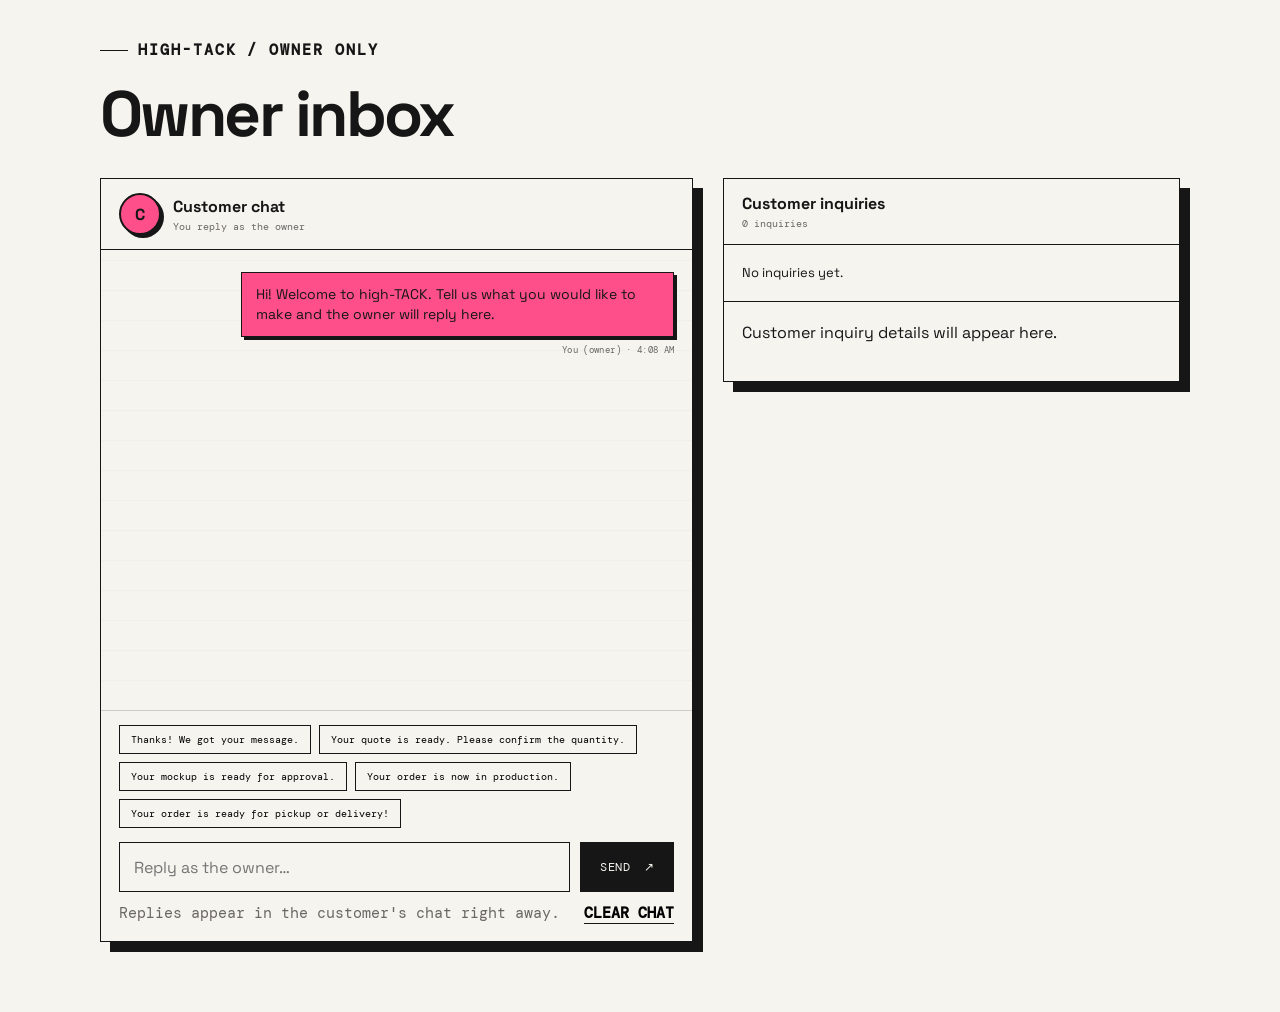
<file: owner.html>
<!doctype html>
<html lang="en">
  <head>
    <meta charset="UTF-8" />
    <meta name="viewport" content="width=device-width, initial-scale=1.0" />
    <meta name="robots" content="noindex" />
    <title>Owner inbox | high-TACK Custom Merch</title>
    <link rel="preconnect" href="https://fonts.googleapis.com" />
    <link rel="preconnect" href="https://fonts.gstatic.com" crossorigin />
    <link
      href="https://fonts.googleapis.com/css2?family=DM+Mono:wght@400;500&family=Space+Grotesk:wght@400;500;600;700&display=swap"
      rel="stylesheet"
    />
    <link rel="stylesheet" href="style.css" />
    <style>
      .owner-wrap {
        max-width: 1200px;
        margin: 0 auto;
        padding: 40px clamp(18px, 5vw, 60px) 70px;
      }
      .owner-head {
        display: flex;
        flex-wrap: wrap;
        justify-content: space-between;
        align-items: flex-end;
        gap: 20px;
        margin-bottom: 32px;
      }
      .owner-head h1 {
        margin: 0;
        font: 700 clamp(2.4rem, 6vw, 4rem)/1 var(--sans);
        letter-spacing: -0.04em;
      }
      .owner-grid {
        display: grid;
        grid-template-columns: minmax(0, 1.3fr) minmax(0, 1fr);
        gap: 30px;
        align-items: start;
      }
      .owner-card {
        background: var(--paper);
        border: 1px solid var(--ink);
        box-shadow: var(--shadow);
      }
      .owner-card .chat-log {
        height: 460px;
      }
      .owner-inquiries {
        display: grid;
        gap: 13px;
        max-height: 420px;
        overflow-y: auto;
        padding: 18px;
      }
      .owner-inquiry-button {
        display: block;
        width: 100%;
        text-align: left;
        padding: 14px;
        border: 1px solid var(--ink);
        background: #fffefa;
        box-shadow: 3px 3px 0 var(--ink);
        cursor: pointer;
      }
      .owner-inquiry-button:hover,
      .owner-inquiry-button[aria-pressed="true"] {
        background: #fff2f6;
        box-shadow: 5px 5px 0 var(--hot-dark);
      }
      .owner-inquiry-button strong {
        display: block;
        margin-bottom: 7px;
      }
      .owner-inquiry-button small {
        display: block;
        color: var(--muted);
        font: 10px/1.5 var(--mono);
      }
      .owner-inquiry-detail {
        padding: 18px;
        border-top: 1px solid var(--ink);
        line-height: 1.65;
        overflow-wrap: anywhere;
      }
      .owner-inquiry-detail h3 {
        margin: 0 0 12px;
      }
      .owner-inquiry-detail p {
        white-space: pre-wrap;
      }
      .owner-customization {
        padding: 10px 12px;
        background: #fff2f6;
        border-left: 3px solid var(--hot);
        font: 11px/1.6 var(--mono);
      }
      .owner-design-preview {
        margin: 16px 0 20px;
      }
      .owner-design-preview img {
        display: block;
        width: 100%;
        max-width: 420px;
        max-height: 440px;
        object-fit: contain;
        background: #f6f4ef;
        border: 1px solid var(--ink);
        box-shadow: 5px 5px 0 var(--ink);
      }
      .owner-design-preview figcaption {
        margin-top: 10px;
        color: var(--muted);
        font: 10px/1.6 var(--mono);
      }
      .owner-order-grid {
        display: grid;
        grid-template-columns: repeat(2, minmax(0, 1fr));
        gap: 10px;
        margin: 16px 0;
      }
      .owner-order-field {
        padding: 10px;
        background: #f6f4ef;
        border: 1px solid var(--line);
      }
      .owner-order-field small {
        display: block;
        margin-bottom: 5px;
        color: var(--muted);
        font: 10px var(--mono);
        text-transform: uppercase;
      }
      .owner-order-field strong {
        display: block;
        overflow-wrap: anywhere;
      }
      .owner-inquiry-button {
        overflow-wrap: anywhere;
      }
      .owner-inquiry-item {
        display: grid;
        gap: 0;
      }
      .owner-inquiry-item .owner-inquiry-button {
        margin-bottom: 0;
      }
      .owner-inquiry-button.is-received {
        background: #eaf8f0;
      }
      .owner-status {
        display: inline-block;
        margin-bottom: 8px;
        padding: 3px 8px;
        font: 500 10px var(--mono);
        letter-spacing: 0.06em;
        border: 1px solid var(--ink);
      }
      .owner-status.pending {
        background: #fff7d6;
      }
      .owner-status.done {
        background: var(--mint);
      }
      .owner-received-btn {
        display: block;
        width: 100%;
        padding: 10px 14px;
        font: 600 12px var(--sans);
        letter-spacing: 0.04em;
        color: #fff;
        background: var(--ink);
        border: 1px solid var(--ink);
        border-top: 0;
        cursor: pointer;
      }
      .owner-received-btn:hover {
        background: var(--hot-dark);
      }
      .owner-received-btn.is-done {
        color: var(--ink);
        background: var(--mint);
      }
      .owner-inquiry-detail .owner-received-btn {
        width: auto;
        margin: 4px 0 14px;
        border-top: 1px solid var(--ink);
      }
      @media (max-width: 520px) {
        .owner-order-grid {
          grid-template-columns: 1fr;
        }
      }
      @media (max-width: 900px) {
        .owner-grid {
          grid-template-columns: 1fr;
        }
      }
    </style>
  </head>
  <body>
    <div class="owner-wrap">
      <header class="owner-head">
        <div>
          <p class="eyebrow"><span class="eyebrow-line"></span> high-TACK / OWNER ONLY</p>
          <h1>Owner inbox</h1>
        </div>
      </header>

      <div class="owner-grid">
        <section class="owner-card" aria-label="Customer chat">
          <div class="chat-top">
            <div class="chat-owner">
              <span class="chat-avatar" aria-hidden="true">C</span>
              <div><strong>Customer chat</strong><small>You reply as the owner</small></div>
            </div>
          </div>
          <div class="chat-log" id="chat-log"></div>
          <div class="chat-quick" id="chat-quick"></div>
          <form class="chat-compose" id="chat-form" autocomplete="off">
            <input
              id="chat-input"
              type="text"
              maxlength="500"
              placeholder="Reply as the owner…"
              aria-label="Your reply"
            />
            <button class="button button-dark chat-send" type="submit">
              Send <span aria-hidden="true">↗</span>
            </button>
          </form>
          <div class="chat-foot">
            <span>Replies appear in the customer's chat right away.</span
            ><button class="chat-clear" id="chat-clear" type="button">Clear chat</button>
          </div>
        </section>

        <section class="owner-card" aria-label="Customer inquiries">
          <div class="chat-top">
            <div class="chat-owner">
              <div><strong>Customer inquiries</strong><small id="inq-total"></small></div>
            </div>
          </div>
          <div class="owner-inquiries" id="inq-list"></div>
          <div class="owner-inquiry-detail" id="inq-detail" aria-live="polite">
            <p>Select an inquiry to view its full details.</p>
          </div>
        </section>
      </div>
    </div>

    <script>
      const CHAT_KEY = "hightack-chat-v1";
      const INQ_KEY = "hightack-inquiries-v1";
      const log = document.querySelector("#chat-log");
      const quick = document.querySelector("#chat-quick");
      const input = document.querySelector("#chat-input");
      const quickReplies = [
        "Thanks! We got your message.",
        "Your quote is ready. Please confirm the quantity.",
        "Your mockup is ready for approval.",
        "Your order is now in production.",
        "Your order is ready for pickup or delivery!",
      ];

      const read = (key) => {
        try {
          const v = JSON.parse(localStorage.getItem(key));
          return Array.isArray(v) ? v : [];
        } catch (error) {
          return [];
        }
      };
      const write = (key, value) => {
        try {
          localStorage.setItem(key, JSON.stringify(value));
        } catch (error) {
          /* storage blocked */
        }
      };
      const clock = (t) =>
        new Date(t).toLocaleTimeString([], { hour: "numeric", minute: "2-digit" });
      const welcome = () => ({
        from: "owner",
        text: "Hi! Welcome to high-TACK. Tell us what you would like to make and the owner will reply here.",
        t: Date.now(),
        seen: true,
      });

      let msgs = read(CHAT_KEY);
      if (!msgs.length) msgs = [welcome()];

      // customer messages show "Seen" once the owner has this page open
      function markSeen() {
        if (document.visibilityState !== "visible") return;
        let changed = false;
        msgs.forEach((m) => {
          if (m.from === "customer" && !m.seen) {
            m.seen = true;
            changed = true;
          }
        });
        if (changed) write(CHAT_KEY, msgs);
      }

      function renderChat() {
        markSeen();
        log.replaceChildren();
        msgs.forEach((m) => {
          const wrap = document.createElement("div");
          wrap.className = "msg" + (m.from === "owner" ? " mine" : "");
          const bubble = document.createElement("div");
          bubble.className = "msg-bubble";
          bubble.textContent = m.text || "";
          const meta = document.createElement("div");
          meta.className = "msg-meta";
          meta.textContent = (m.from === "owner" ? "You (owner)" : "Customer") + " · " + clock(m.t);
          wrap.append(bubble, meta);
          log.append(wrap);
        });
        log.scrollTop = log.scrollHeight;
      }

      function send(text) {
        text = text.trim();
        if (!text) return;
        msgs.push({ from: "owner", text, t: Date.now(), seen: true });
        write(CHAT_KEY, msgs);
        renderChat();
      }

      let selectedInquiryId = null;
      function setReceived(id, received) {
        const list = read(INQ_KEY);
        const target = list.find((entry) => entry.id === id);
        if (!target) return;
        if (received) {
          target.status = "received";
          target.receivedAt = new Date().toISOString();
        } else {
          delete target.status;
          delete target.receivedAt;
        }
        write(INQ_KEY, list);
        renderInquiries();
      }

      function receivedButton(item) {
        const done = item.status === "received";
        const button = document.createElement("button");
        button.type = "button";
        button.className = "owner-received-btn" + (done ? " is-done" : "");
        button.textContent = done ? "✓ Order completed · Undo" : "Order completed";
        button.setAttribute(
          "aria-label",
          done
            ? "Order already marked as received. Click to undo."
            : "Mark this order as received by the customer",
        );
        button.addEventListener("click", () => {
          if (done && !confirm("Mark this order as not received yet?")) return;
          setReceived(item.id, !done);
        });
        return button;
      }

      function renderInquiries() {
        const list = read(INQ_KEY);
        const box = document.querySelector("#inq-list");
        const detail = document.querySelector("#inq-detail");
        document.querySelector("#inq-total").textContent =
          list.length + (list.length === 1 ? " inquiry" : " inquiries");
        box.replaceChildren();
        if (!list.length) {
          const empty = document.createElement("p");
          empty.className = "inquiry-entry-message";
          empty.textContent = "No inquiries yet.";
          box.append(empty);
          detail.replaceChildren(
            Object.assign(document.createElement("p"), {
              textContent: "Customer inquiry details will appear here.",
            }),
          );
          selectedInquiryId = null;
          return;
        }
        const sorted = [...list].reverse();
        if (!sorted.some((item) => item.id === selectedInquiryId)) selectedInquiryId = sorted[0].id;
        sorted.forEach((item) => {
          const card = document.createElement("button");
          card.type = "button";
          card.className = "owner-inquiry-button";
          card.setAttribute("aria-pressed", String(item.id === selectedInquiryId));
          const product = document.createElement("strong");
          product.textContent = item.product || "General inquiry";
          const customer = document.createElement("small");
          customer.textContent = (item.name || "Customer") + " · " + (item.email || "No email");
          const summary = document.createElement("small");
          summary.textContent =
            (item.customization
              ? "Custom item: " + item.customization
              : (item.message || "").slice(0, 95)) +
            " · " +
            new Date(item.createdAt).toLocaleString();
          const isDone = item.status === "received";
          card.classList.toggle("is-received", isDone);
          const badge = document.createElement("span");
          badge.className = "owner-status " + (isDone ? "done" : "pending");
          badge.textContent = isDone ? "✓ ORDER RECEIVED" : "● AWAITING RECEIPT";
          card.append(badge, product, customer, summary);
          card.addEventListener("click", () => {
            selectedInquiryId = item.id;
            renderInquiries();
          });
          const wrap = document.createElement("div");
          wrap.className = "owner-inquiry-item";
          wrap.append(card, receivedButton(item));
          box.append(wrap);
        });
        const selected = list.find((item) => item.id === selectedInquiryId) || sorted[0];
        detail.replaceChildren();
        const heading = document.createElement("h3");
        heading.textContent = "Complete order inquiry";
        const customer = document.createElement("p");
        customer.textContent =
          "Customer: " +
          (selected.name || "Not provided") +
          " · " +
          (selected.email || "No email provided");
        const date = document.createElement("p");
        date.textContent =
          "Received: " +
          (selected.createdAt
            ? new Date(selected.createdAt).toLocaleString()
            : "Date not available");
        detail.append(heading, customer, date);
        if (selected.status === "received" && selected.receivedAt) {
          const receivedOn = document.createElement("p");
          receivedOn.className = "owner-customization";
          receivedOn.textContent =
            "ORDER RECEIVED · " + new Date(selected.receivedAt).toLocaleString();
          detail.append(receivedOn);
        }
        detail.append(receivedButton(selected));

        // The customer site saves the Build it. Preview it. snapshot inside selected.design.
        const design = selected.design || null;
        const previewSrc = design && (design.previewDataURL || design.imageDataURL);
        if (previewSrc) {
          const figure = document.createElement("figure");
          figure.className = "owner-design-preview";
          const img = document.createElement("img");
          img.src = previewSrc;
          img.alt =
            "Customer customized item preview for " +
            ((design && design.label) || selected.product || "custom merchandise");
          img.loading = "lazy";
          const caption = document.createElement("figcaption");
          caption.textContent =
            "Customer design preview from Build it. Preview it." +
            (design.imageName ? " · Artwork: " + design.imageName : "");
          figure.append(img, caption);
          detail.append(figure);
        } else {
          const noPreview = document.createElement("p");
          noPreview.className = "owner-customization";
          noPreview.textContent = "No saved customized-item preview was attached to this inquiry.";
          detail.append(noPreview);
        }

        const grid = document.createElement("div");
        grid.className = "owner-order-grid";
        const peso = (value) =>
          Number.isFinite(Number(value))
            ? "₱" +
              Number(value).toLocaleString("en-PH", {
                minimumFractionDigits: 2,
                maximumFractionDigits: 2,
              })
            : "To be confirmed";
        const fields = [
          ["Requested item", (design && design.label) || selected.product || "General inquiry"],
          [
            "Quantity",
            design && design.qty != null
              ? Number(design.qty).toLocaleString() + " item(s)"
              : "Not specified",
          ],
          [
            "Price per piece",
            design && design.unitPrice != null ? peso(design.unitPrice) : "To be confirmed",
          ],
          [
            "Estimated discount",
            design && design.discountRate
              ? Math.round(Number(design.discountRate) * 100) +
                "% (" +
                peso(design.discountAmount) +
                ")"
              : "None specified",
          ],
          [
            "Estimated total",
            design && design.total != null ? peso(design.total) : "To be confirmed",
          ],
          ["Estimated pickup", design && design.delivery ? design.delivery : "To be confirmed"],
        ];
        fields.forEach(([label, value]) => {
          const cell = document.createElement("div");
          cell.className = "owner-order-field";
          const small = document.createElement("small");
          small.textContent = label;
          const strong = document.createElement("strong");
          strong.textContent = value;
          cell.append(small, strong);
          grid.append(cell);
        });
        detail.append(grid);
        if (selected.customization) {
          const custom = document.createElement("p");
          custom.className = "owner-customization";
          custom.textContent = "CUSTOMIZATION NOTES · " + selected.customization;
          detail.append(custom);
        }
        const messageTitle = document.createElement("strong");
        messageTitle.textContent = "Customer message";
        const message = document.createElement("p");
        message.textContent = selected.message || "No additional message.";
        detail.append(messageTitle, message);
      }

      quickReplies.forEach((text) => {
        const chip = document.createElement("button");
        chip.type = "button";
        chip.className = "chat-chip";
        chip.textContent = text;
        chip.addEventListener("click", () => send(text));
        quick.append(chip);
      });

      document.querySelector("#chat-form").addEventListener("submit", (event) => {
        event.preventDefault();
        send(input.value);
        input.value = "";
      });
      document.querySelector("#chat-clear").addEventListener("click", () => {
        if (!confirm("Clear the whole conversation?")) return;
        msgs = [welcome()];
        write(CHAT_KEY, msgs);
        renderChat();
      });

      // keep in sync with the customer's tab
      window.addEventListener("storage", (event) => {
        if (event.key === CHAT_KEY) {
          msgs = read(CHAT_KEY);
          if (!msgs.length) msgs = [welcome()];
          renderChat();
        }
        if (event.key === INQ_KEY) renderInquiries();
      });
      document.addEventListener("visibilitychange", renderChat);

      renderChat();
      renderInquiries();
    </script>
  </body>
</html>
</file>
<file: style.css>
:root {
  --ink: #161616;
  --paper: #f6f4ef;
  --hot: #ff4f8b;
  --hot-dark: #d82e68;
  --lilac: #c6b8ff;
  --yellow: #ffd84d;
  --mint: #bce8d0;
  --line: rgba(22, 22, 22, 0.18);
  --muted: #6a6865;
  --serif: Georgia, "Times New Roman", serif;
  --sans: "Space Grotesk", Arial, sans-serif;
  --mono: "DM Mono", monospace;
  --shadow: 10px 10px 0 var(--ink);
}

* {
  box-sizing: border-box;
}
html {
  scroll-behavior: smooth;
  scroll-padding-top: 84px;
}
body {
  margin: 0;
  background: var(--paper);
  color: var(--ink);
  font-family: var(--sans);
  overflow-x: hidden;
}
a {
  color: inherit;
  text-decoration: none;
}
button,
input,
select,
textarea {
  font: inherit;
}
button,
a {
  -webkit-tap-highlight-color: transparent;
}
button {
  cursor: pointer;
}
.sr-only {
  position: absolute;
  width: 1px;
  height: 1px;
  padding: 0;
  margin: -1px;
  overflow: hidden;
  clip: rect(0, 0, 0, 0);
  white-space: nowrap;
  border: 0;
}
.site-noise {
  position: fixed;
  inset: 0;
  z-index: 10;
  pointer-events: none;
  opacity: 0.035;
  background-image: url("data:image/svg+xml,%3Csvg viewBox='0 0 180 180' xmlns='http://www.w3.org/2000/svg'%3E%3Cfilter id='n'%3E%3CfeTurbulence type='fractalNoise' baseFrequency='.8' numOctaves='4' stitchTiles='stitch'/%3E%3C/filter%3E%3Crect width='100%25' height='100%25' filter='url(%23n)' opacity='.7'/%3E%3C/svg%3E");
}
.section-pad {
  padding: 92px clamp(22px, 6vw, 96px);
  max-width: 1440px;
  margin: 0 auto;
}

/* ===== TACK-THREAD SCROLL PROGRESS ===== */
.tack-progress {
  position: fixed;
  top: 0;
  left: 0;
  right: 0;
  height: 4px;
  z-index: 30;
  pointer-events: none;
}
.tack-progress span {
  display: block;
  height: 100%;
  background: var(--hot);
  transform-origin: left;
  transform: scaleX(var(--progress, 0));
}
.tack-progress::after {
  content: "";
  position: absolute;
  top: -5px;
  left: calc((100% - 14px) * var(--progress, 0));
  width: 14px;
  height: 14px;
  border-radius: 50%;
  background: var(--yellow);
  border: 2px solid var(--ink);
  box-shadow: 2px 2px 0 var(--ink);
}

/* ===== SCROLL REVEAL (only active when JavaScript is running) ===== */
.js .reveal {
  opacity: 0;
  transform: translateY(28px);
  transition:
    opacity 0.7s ease,
    transform 0.7s ease;
}
.js .reveal.is-visible {
  opacity: 1;
  transform: none;
}
@media (prefers-reduced-motion: reduce) {
  .js .reveal {
    opacity: 1;
    transform: none;
    transition: none;
  }
}

/* ===== NAVIGATION (sticky) ===== */
.site-header {
  border-bottom: 1px solid var(--line);
  position: sticky;
  top: 0;
  z-index: 20;
  background: rgba(246, 244, 239, 0.93);
  backdrop-filter: blur(12px);
}
.nav-shell {
  max-width: 1440px;
  margin: auto;
  min-height: 82px;
  padding: 0 clamp(22px, 6vw, 96px);
  display: flex;
  align-items: center;
  justify-content: space-between;
  gap: 30px;
}
.brand-lockup {
  display: grid;
  grid-template-columns: auto auto;
  grid-template-rows: auto auto;
  column-gap: 8px;
  align-items: center;
  line-height: 1;
}
.brand-dot {
  width: 13px;
  height: 13px;
  border-radius: 50%;
  background: var(--hot);
  display: inline-block;
  grid-row: 1 / span 2;
  box-shadow: 3px 3px 0 var(--ink);
}
.brand-wordmark {
  font-weight: 600;
  letter-spacing: -0.06em;
  font-size: 1.2rem;
}
.brand-wordmark strong {
  color: var(--hot-dark);
  font-weight: 700;
}
.brand-subline {
  font: 9px var(--mono);
  letter-spacing: 0.17em;
  text-transform: uppercase;
  color: var(--muted);
  margin-top: 4px;
}
.site-menu {
  display: flex;
  align-items: center;
  gap: clamp(22px, 3vw, 44px);
  font: 14px var(--mono);
  text-transform: uppercase;
  letter-spacing: 0.08em;
}
.site-menu a {
  transition:
    color 0.2s ease,
    transform 0.2s ease;
}
.site-menu a:hover,
.site-menu a.active {
  color: var(--hot-dark);
  transform: translateY(-2px);
}
.site-menu .nav-cta {
  border: 1px solid var(--ink);
  padding: 13px 15px;
  background: var(--ink);
  color: var(--paper);
}
.site-menu .nav-cta:hover {
  background: var(--hot);
  border-color: var(--hot);
  color: var(--ink);
}
.menu-toggle {
  display: none;
  border: 0;
  background: none;
  padding: 8px;
}
.menu-toggle span:not(.sr-only) {
  width: 27px;
  height: 2px;
  background: var(--ink);
  display: block;
  margin: 5px 0;
  transition:
    transform 0.2s ease,
    opacity 0.2s ease;
}
/* Hamburger turns into an X when the menu is open */
.menu-toggle span:not(.sr-only) {
  transform-origin: center;
}
.menu-toggle[aria-expanded="true"] span:nth-child(1) {
  transform: translateY(7px) rotate(45deg);
}
.menu-toggle[aria-expanded="true"] span:nth-child(2) {
  opacity: 0;
}
.menu-toggle[aria-expanded="true"] span:nth-child(3) {
  transform: translateY(-7px) rotate(-45deg);
}
.site-menu a:focus-visible,
.menu-toggle:focus-visible {
  outline: 3px solid var(--hot-dark);
  outline-offset: 4px;
}

.hero-section {
  min-height: 665px;
  display: grid;
  grid-template-columns: minmax(0, 1fr) minmax(360px, 0.92fr);
  gap: 6vw;
  align-items: center;
  padding-top: 76px;
  padding-bottom: 75px;
}
.hero-copy {
  position: relative;
  z-index: 1;
}
.eyebrow {
  display: flex;
  align-items: center;
  gap: 10px;
  font: 10px var(--mono);
  font-weight: bold;
  font-size: 15px;
  letter-spacing: 0.13em;
  text-transform: uppercase;
  margin: 0 0 22px;
}
.eyebrow-line {
  width: 28px;
  height: 1px;
  background: currentColor;
  display: inline-block;
}
h1,
h2,
h3,
p {
  margin-top: 0;
}
h1 {
  font-size: clamp(4.2rem, 8.7vw, 8.4rem);
  letter-spacing: -0.1em;
  line-height: 0.84;
  max-width: 900px;
  margin-bottom: 32px;
}
h1 em,
h2 span,
h2 em {
  color: var(--hot-dark);
  font-family: var(--serif);
  font-weight: 400;
  letter-spacing: -0.09em;
}
/* Marker highlight behind "Make It TACK!" */
h1 em {
  background: linear-gradient(transparent 60%, rgba(255, 216, 77, 0.9) 60% 88%, transparent 88%);
  padding: 0 0.06em;
  -webkit-box-decoration-break: clone;
  box-decoration-break: clone;
}
.hero-lede {
  max-width: 475px;
  font-size: 16px;
  line-height: 1.55;
  color: #44413e;
  margin-bottom: 30px;
}
.hero-actions {
  display: flex;
  flex-wrap: wrap;
  gap: 11px;
}
.button {
  min-height: 50px;
  padding: 15px 19px;
  display: inline-flex;
  align-items: center;
  justify-content: space-between;
  gap: 28px;
  border: 1px solid var(--ink);
  font: 11px var(--mono);
  text-transform: uppercase;
  letter-spacing: 0.04em;
  transition:
    transform 0.2s ease,
    box-shadow 0.2s ease,
    background 0.2s ease;
}
.button:hover {
  transform: translate(-3px, -3px);
  box-shadow: 5px 5px 0 var(--ink);
}
.button-dark {
  background: var(--ink);
  color: var(--paper);
  font-size: 12px;
}
.button-dark:hover {
  background: var(--hot);
  color: var(--ink);
}
.button-light {
  background: var(--paper);
  font-size: 12px;
}
.button-light:hover {
  background: var(--yellow);
}
.hero-proof {
  display: flex;
  gap: 13px;
  align-items: center;
  margin-top: 66px;
  font: 13px var(--mono);
  text-transform: uppercase;
  letter-spacing: 0.07em;
  color: var(--muted);
}
.proof-stars {
  color: var(--hot-dark);
  letter-spacing: 4px;
}

/* ===== HERO ART (improved + draggable) ===== */
.hero-art {
  min-height: 490px;
  position: relative;
  background: var(--yellow);
  overflow: hidden;
  border: 1px solid var(--ink);
  box-shadow: var(--shadow);
  transform: rotate(1.2deg);
}
.hero-art::before {
  content: "";
  position: absolute;
  inset: 0;
  background:
    repeating-linear-gradient(0deg, transparent 0 29px, rgba(22, 22, 22, 0.1) 30px),
    repeating-linear-gradient(90deg, transparent 0 29px, rgba(22, 22, 22, 0.1) 30px);
  opacity: 0.45;
}

/* Orbits: centered in the box and sized by percentage so they scale */
.art-orbit {
  position: absolute;
  top: 50%;
  left: 50%;
  transform: translate(-50%, -50%);
  aspect-ratio: 1;
  border: 1px solid var(--ink);
  border-radius: 50%;
}
.orbit-one {
  width: 96%;
}
.orbit-two {
  width: 64%;
  border-style: dashed;
}

.art-sticker {
  position: absolute;
  display: flex;
  flex-direction: column;
  justify-content: center;
  align-items: center;
  gap: 6px;
  text-align: center;
  line-height: 0.9;
}

/* Drag behaviour: --dx and --dy are set by JavaScript while dragging */
.draggable {
  cursor: grab;
  touch-action: none;
  user-select: none;
  -webkit-user-select: none;
}
.draggable.is-dragging {
  cursor: grabbing;
  animation-play-state: paused;
}
.draggable:focus-visible {
  outline: 3px solid var(--ink);
  outline-offset: 5px;
}

/* Floating product pictures (every piece below is draggable) */
.draggable img {
  display: block;
  width: 100%;
  height: 100%;
  object-fit: cover;
  pointer-events: none; /* dragging moves the whole piece, not the picture itself */
  user-select: none;
  -webkit-user-select: none;
}

/* Center piece: the button pin photo, cropped into a round sticker */
.art-button-pin {
  width: clamp(150px, 36%, 200px);
  aspect-ratio: 1;
  top: 24%;
  left: 30%;
  transform: translate(var(--dx, 0px), var(--dy, 0px)) rotate(-10deg);
  overflow: hidden;
  background: #151515;
  border: 2px solid var(--ink);
  border-radius: 50%;
  box-shadow: 8px 8px 0 var(--ink);
}
.art-button-pin img {
  position: absolute;
  top: -37.8%;
  left: -95%;
  width: 290%;
  max-width: none;
  height: auto;
}

/* Sticker sheet */
.art-sheet {
  width: clamp(110px, 25%, 150px);
  aspect-ratio: 3 / 2;
  left: 8%;
  bottom: 12%;
  transform: translate(var(--dx, 0px), var(--dy, 0px)) rotate(-6deg);
  overflow: hidden;
  background: var(--paper);
  border: 2px solid var(--ink);
  border-radius: 6px;
  box-shadow: 5px 5px 0 var(--ink);
}

/* Keychain */
.art-keychain {
  position: absolute;
  right: 8%;
  top: 10%;
  width: clamp(100px, 24%, 130px);
  aspect-ratio: 1;
  transform: translate(var(--dx, 0px), var(--dy, 0px)) rotate(12deg);
  overflow: hidden;
  background: var(--paper);
  border: 2px solid var(--ink);
  border-radius: 12px;
  box-shadow: 5px 5px 0 var(--ink);
}

/* Memo magnet */
.art-magnet {
  position: absolute;
  right: 6%;
  bottom: 14%;
  width: clamp(120px, 28%, 160px);
  aspect-ratio: 3 / 2;
  transform: translate(var(--dx, 0px), var(--dy, 0px)) rotate(8deg);
  overflow: hidden;
  background: var(--paper);
  border: 2px solid var(--ink);
  border-radius: 8px;
  box-shadow: 6px 6px 0 var(--ink);
}

.art-spark {
  position: absolute;
  font-size: 35px;
}
.spark-a {
  top: 14%;
  left: 9%;
}
.spark-b {
  right: 27%;
  bottom: 7%;
  color: var(--hot-dark);
}

/* Caption gets a yellow background so the orbit line doesn't run through it */
.art-caption {
  position: absolute;
  z-index: 2;
  bottom: 14px;
  left: 17px;
  margin: 0;
  padding: 3px 6px;
  background: var(--yellow);
  font: 9px var(--mono);
  letter-spacing: 0.1em;
}

/* Hint pill (fades out after the first drag) and reset button */
.art-hint {
  position: absolute;
  z-index: 99;
  top: 14px;
  left: 50%;
  transform: translateX(-50%);
  margin: 0;
  padding: 4px 9px;
  background: var(--ink);
  color: var(--paper);
  font: 9px var(--mono);
  letter-spacing: 0.1em;
  text-transform: uppercase;
  white-space: nowrap;
  transition: opacity 0.4s ease;
  pointer-events: none;
}
.has-dragged .art-hint {
  opacity: 0;
}
.art-reset {
  position: absolute;
  z-index: 99;
  right: 14px;
  bottom: 12px;
  padding: 5px 9px;
  border: 1px solid var(--ink);
  background: var(--paper);
  font: 9px var(--mono);
  letter-spacing: 0.08em;
  text-transform: uppercase;
  transition: background 0.2s ease;
}
.art-reset:hover {
  background: var(--hot);
}

/* Gentle floating motion (uses "translate" so it doesn't fight the rotations above) */
@keyframes float {
  50% {
    translate: 0 -8px;
  }
}
.art-button-pin,
.art-sheet,
.art-keychain,
.art-magnet {
  animation: float 5s ease-in-out infinite;
}
.art-sheet {
  animation-delay: -1.5s;
}
.art-keychain {
  animation-delay: -3s;
}
.art-magnet {
  animation-delay: -4s;
}
@media (prefers-reduced-motion: reduce) {
  .art-button-pin,
  .art-sheet,
  .art-keychain,
  .art-magnet {
    animation: none;
  }
}
/* ===== END HERO ART ===== */

.marquee-bar {
  background: var(--ink);
  color: var(--paper);
  padding: 13px 0 11px;
  overflow: hidden;
  border-top: 1px solid var(--ink);
  border-bottom: 1px solid var(--ink);
}
.marquee-track {
  display: flex;
  width: max-content;
  align-items: center;
  gap: 31px;
  font: 12px var(--mono);
  letter-spacing: 0.12em;
  animation: slide 28s linear infinite;
}
.marquee-star {
  color: var(--hot);
  font-size: 17px;
}
@keyframes slide {
  to {
    transform: translateX(-25%);
  }
}

.section-heading {
  margin-bottom: 46px;
}
.split-heading {
  display: flex;
  justify-content: space-between;
  align-items: end;
  gap: 30px;
}
h2 {
  font-size: clamp(3.1rem, 6vw, 6rem);
  line-height: 0.88;
  letter-spacing: -0.09em;
  margin: 0;
}
.heading-note {
  max-width: 280px;
  display: flex;
  flex-direction: column;
  gap: 15px;
}
.heading-note p {
  color: var(--muted);
  line-height: 1.5;
  font-size: 14px;
  margin: 0;
}
.fallback-title {
  margin: 0 0 8px;
  color: var(--paper);
  font-size: 20px;
}
.video-fallback p:not(.fallback-title) {
  margin: 0;
  color: #c4bfbb;
  font: 12px var(--mono);
}
.video-fallback code {
  color: var(--hot);
}
.video-corner-label {
  position: absolute;
  right: 18px;
  bottom: 16px;
  color: var(--paper);
  font: 9px var(--mono);
  letter-spacing: 0.15em;
  opacity: 0.7;
}

.products-section {
  background: var(--hot);
  max-width: none;
  padding-left: max(22px, calc((100vw - 1248px) / 2));
  padding-right: max(22px, calc((100vw - 1248px) / 2));
}
.products-heading {
  max-width: 1248px;
  margin-left: auto;
  margin-right: auto;
  display: flex;
  justify-content: space-between;
  gap: 40px;
  align-items: end;
}
.products-heading h2 span {
  color: var(--paper);
}
.section-intro {
  max-width: 330px;
  font-size: 20px;
  line-height: 1.55;
  margin: 0;
}

/* ===== PRODUCT FILTER TABS ===== */
.product-filters {
  margin: 0 auto 28px;
  display: flex;
  flex-wrap: wrap;
  gap: 30px;
  padding-top: 10px;
}

.filter-tab {
  padding: 12px 17px;
  border: 1px solid var(--ink);
  border-radius: 10px;
  background: var(--paper);
  color: var(--ink);
  font: 10px var(--mono);
  font-weight: 500;
  text-transform: uppercase;
  letter-spacing: 0.06em;
  transition:
    background 0.2s ease,
    color 0.2s ease,
    transform 0.2s ease,
    box-shadow 0.2s ease;
}

.filter-tab:hover {
  transform: translate(-2px, -2px);
}

.filter-tab.active {
  background: var(--ink);
  color: var(--paper);
}

.filter-tab:focus-visible {
  outline: 3px dashed var(--ink);
  outline-offset: 4px;
}

/* Mobile layout */
@media (max-width: 720px) {
  .product-filters {
    gap: 8px;
    margin-bottom: 22px;
  }

  .filter-tab {
    padding: 10px 12px;
    font-size: 9px;
  }
}
.product-grid {
  max-width: 1248px;
  margin: auto;
  display: grid;
  grid-template-columns: repeat(4, minmax(0, 1fr));
  gap: 15px;
  padding-top: 14px;
}

/* Cards are "pinned" to the board with a push-pin and a slight tilt */
.product-card {
  position: relative;
  background: var(--paper);
  border: 1px solid var(--ink);
  min-width: 0;
  transform: rotate(var(--tilt, 0deg));
  transition:
    transform 0.25s ease,
    box-shadow 0.25s ease;
}
.product-card:nth-child(1) {
  --tilt: -1.2deg;
}
.product-card:nth-child(2) {
  --tilt: 1deg;
}
.product-card:nth-child(3) {
  --tilt: -0.8deg;
}
.product-card:nth-child(4) {
  --tilt: 1.4deg;
}
.product-card::before {
  content: "";
  position: absolute;
  z-index: 2;
  top: -13px;
  left: 50%;
  width: 22px;
  height: 22px;
  margin-left: -11px;
  border-radius: 50%;
  background: radial-gradient(circle at 35% 30%, #fff8c9 0 16%, var(--yellow) 17%);
  border: 2px solid var(--ink);
  box-shadow: 3px 3px 0 var(--ink);
  transition: transform 0.25s ease;
}
.product-card:hover {
  transform: translateY(-9px) rotate(0deg);
  box-shadow: 7px 7px 0 var(--ink);
}
.product-card:hover::before {
  transform: translateY(-3px) scale(1.15);
}
.product-art {
  height: 236px;
  position: relative;
  overflow: hidden;
  border-bottom: 1px solid var(--ink);
}
.product-pink .product-art {
  background: var(--lilac);
}
.product-yellow .product-art {
  background: var(--yellow);
}
.product-lilac .product-art {
  background: #e2d9ff;
}
.product-mint .product-art {
  background: var(--mint);
}
.product-art::before {
  content: "";
  position: absolute;
  inset: 16px;
  border: 1px dashed rgba(22, 22, 22, 0.42);
  border-radius: 50%;
}
.mini-ring {
  position: absolute;
  width: 84px;
  height: 84px;
  border: 12px solid var(--ink);
  border-right-color: transparent;
  border-radius: 50%;
  left: 47px;
  top: 55px;
  transform: rotate(-35deg);
}
.mini-tag {
  position: absolute;
  left: 76px;
  top: 125px;
  width: 94px;
  height: 68px;
  background: var(--hot);
  border: 2px solid var(--ink);
  border-radius: 9px 9px 24px 24px;
  display: grid;
  place-items: center;
  font-size: 25px;
  box-shadow: 5px 5px 0 var(--ink);
  transform: rotate(-8deg);
}
.mini-tag-two {
  left: 143px;
  top: 47px;
  width: 66px;
  height: 52px;
  background: var(--yellow);
  font-size: 19px;
  transform: rotate(10deg);
}
.button-pin {
  position: absolute;
  border: 2px solid var(--ink);
  border-radius: 50%;
  display: grid;
  place-items: center;
  text-align: center;
  font: 11px var(--mono);
  box-shadow: 4px 4px 0 var(--ink);
}
.pin-one {
  width: 96px;
  height: 96px;
  top: 52px;
  left: 43px;
  background: var(--hot);
  transform: rotate(-9deg);
}
.pin-two {
  width: 71px;
  height: 71px;
  top: 133px;
  left: 141px;
  background: var(--paper);
  transform: rotate(14deg);
  font-size: 22px;
}
.pin-three {
  width: 58px;
  height: 58px;
  top: 42px;
  right: 33px;
  background: var(--lilac);
  transform: rotate(12deg);
}
.sticker-shape {
  position: absolute;
  border: 2px solid var(--ink);
  display: grid;
  place-items: center;
  font: 17px var(--mono);
  box-shadow: 4px 4px 0 var(--ink);
}
.sticker-shape-one {
  width: 101px;
  height: 74px;
  background: var(--yellow);
  transform: rotate(-12deg);
  top: 58px;
  left: 36px;
  border-radius: 53% 47% 48% 52%;
}
.sticker-shape-two {
  width: 72px;
  height: 72px;
  background: var(--hot);
  transform: rotate(10deg);
  top: 132px;
  left: 135px;
  border-radius: 50%;
  font-size: 28px;
}
.sticker-shape-three {
  width: 90px;
  height: 53px;
  background: var(--paper);
  transform: rotate(9deg);
  top: 40px;
  right: 29px;
  border-radius: 12px 23px 10px 21px;
}
.memo-card {
  position: absolute;
  width: 147px;
  height: 170px;
  top: 32px;
  left: 60px;
  padding: 20px 14px;
  background: var(--paper);
  border: 1px solid var(--ink);
  box-shadow: 5px 5px 0 var(--ink);
  font: 10px var(--mono);
  line-height: 1.2;
  transform: rotate(-8deg);
}
.memo-card strong {
  font: 31px var(--sans);
  letter-spacing: -0.12em;
  line-height: 0.82;
}
.magnet-dot {
  position: absolute;
  width: 32px;
  height: 32px;
  border-radius: 50%;
  border: 1px solid var(--ink);
  background: var(--hot);
  right: 47px;
  bottom: 36px;
  box-shadow: 3px 3px 0 var(--ink);
}
.product-meta {
  padding: 19px 18px 20px;
  min-height: 273px;
  display: flex;
  flex-direction: column;
}
.product-number {
  font: 10px var(--mono);
  color: var(--muted);
}
.product-meta h3 {
  margin: 24px 0 12px;
  font-size: 25px;
  letter-spacing: -0.07em;
  line-height: 0.92;
}
.product-meta p {
  margin: 0;
  color: var(--muted);
  font-size: 12px;
  line-height: 1.45;
}
.text-button {
  margin-top: auto;
  padding: 0;
  border: 0;
  background: transparent;
  align-self: flex-start;
  font: 11px var(--mono);
  text-transform: uppercase;
  letter-spacing: 0.04em;
  border-bottom: 1px solid var(--ink);
  padding-bottom: 4px;
}
.text-button:hover {
  color: var(--hot-dark);
  border-color: var(--hot-dark);
}

.lab-section {
  max-width: none;
  background: var(--mint);
  padding-left: max(22px, calc((100vw - 1248px) / 2));
  padding-right: max(22px, calc((100vw - 1248px) / 2));
}
.lab-heading {
  max-width: 1248px;
  margin-left: auto;
  margin-right: auto;
  display: flex;
  justify-content: space-between;
  gap: 40px;
  align-items: end;
}
.lab-grid {
  max-width: 1248px;
  margin: 0 auto;
  display: grid;
  grid-template-columns: minmax(0, 0.9fr) minmax(0, 1fr);
  gap: 6vw;
  align-items: start;
}

.lab-controls fieldset {
  border: 0;
  padding: 0;
  margin: 0 0 30px;
  min-width: 0;
}
.lab-controls legend,
.lab-legend {
  display: block;
  padding: 0;
  margin-bottom: 12px;
  font: 13px var(--mono);
  text-transform: uppercase;
  letter-spacing: 0.06em;
}
.lab-field {
  margin-bottom: 30px;
}
.lab-field input {
  display: block;
  width: 100%;
  padding: 14px 16px;
  border: 1px solid var(--ink);
  border-radius: 0;
  background: var(--paper);
  color: var(--ink);
  font: 700 18px var(--sans);
  letter-spacing: -0.03em;
  outline: 0;
}
.lab-field input:focus {
  box-shadow: 4px 4px 0 var(--ink);
}

.choice-row {
  display: flex;
  flex-wrap: wrap;
  gap: 9px;
}
.choice {
  position: relative;
  cursor: pointer;
}
.choice input {
  position: absolute;
  opacity: 0;
  inset: 0;
  margin: 0;
  cursor: pointer;
}
.choice span {
  display: inline-block;
  padding: 11px 14px;
  border: 1px solid var(--ink);
  border-radius: 10px;
  background: var(--paper);
  font: 11px var(--mono);
  text-transform: uppercase;
  letter-spacing: 0.04em;
  transition:
    background 0.2s ease,
    transform 0.2s ease;
}
.choice:hover span {
  transform: translate(-2px, -2px);
}
.choice input:checked + span {
  background: var(--ink);
  color: var(--paper);
}
.choice input:focus-visible + span {
  outline: 3px dashed var(--hot-dark);
  outline-offset: 3px;
}

.swatch-row {
  display: flex;
  flex-wrap: wrap;
  gap: 16px;
  padding-left: 3px;
}
.swatch {
  position: relative;
  cursor: pointer;
}
.swatch input {
  position: absolute;
  opacity: 0;
  inset: 0;
  margin: 0;
  cursor: pointer;
}
.swatch-dot {
  display: block;
  width: 42px;
  height: 42px;
  border-radius: 50%;
  border: 2px solid var(--ink);
  box-shadow: 3px 3px 0 var(--ink);
  transition: transform 0.15s ease;
}
.swatch:hover .swatch-dot {
  transform: translate(-2px, -2px);
}
.swatch input:checked + .swatch-dot {
  transform: translate(-2px, -2px) scale(1.08);
  outline: 3px solid var(--ink);
  outline-offset: 3px;
}
.swatch input:focus-visible + .swatch-dot {
  outline: 3px dashed var(--hot-dark);
  outline-offset: 4px;
}

.lab-send {
  width: 100%;
}
.lab-status {
  min-height: 22px;
  margin: 12px 0 0;
  font: 11px var(--mono);
  color: #176b49;
}

/* The live preview stage */
.lab-stage {
  position: relative;
  min-height: 470px;
  display: grid;
  place-items: center;
  padding: 70px 20px 60px;
  overflow: hidden;
  background: var(--paper);
  border: 1px solid var(--ink);
  box-shadow: var(--shadow);
}
.lab-stage::before {
  content: "";
  position: absolute;
  inset: 0;
  background:
    repeating-linear-gradient(0deg, transparent 0 29px, rgba(22, 22, 22, 0.08) 30px),
    repeating-linear-gradient(90deg, transparent 0 29px, rgba(22, 22, 22, 0.08) 30px);
}
.lab-caption {
  position: absolute;
  bottom: 14px;
  left: 17px;
  right: 17px;
  margin: 0;
  font: 13px var(--mono);
  font-weight: bold;
  letter-spacing: 0.1em;
  text-transform: uppercase;
  color: var(--muted);
}

.lab-item {
  position: relative;
  display: grid;
  place-items: center;
  text-align: center;
  padding: 24px;
  background-color: var(--item-bg, var(--hot));
  color: var(--item-fg, var(--ink));
  border: 3px solid var(--ink);
  font-weight: 700;
  letter-spacing: -0.06em;
  line-height: 0.9;
  text-transform: uppercase;
  overflow-wrap: anywhere;
  transform: perspective(800px) rotateX(var(--tilt-x, 0deg)) rotateY(var(--tilt-y, 0deg))
    rotate(-4deg);
  transition:
    width 0.35s ease,
    height 0.35s ease,
    border-radius 0.35s ease,
    background-color 0.25s ease,
    color 0.25s ease,
    transform 0.12s ease-out;
}
.lab-item::before,
.lab-item::after {
  content: "";
  position: absolute;
  display: none;
}

.lab-stage[data-type="pin"] .lab-item {
  width: 260px;
  height: 260px;
  border-radius: 50%;
}
.lab-stage[data-type="pin"] .lab-item::after {
  display: block;
  top: 16px;
  left: 30px;
  width: 65px;
  height: 34px;
  border-radius: 50%;
  background: rgba(255, 255, 255, 0.35);
  transform: rotate(-28deg);
}

.lab-stage[data-type="sticker"] .lab-item {
  width: 340px;
  height: 260px;
  border-radius: 53% 47% 48% 52% / 55% 45% 55% 45%;
  border: 8px solid var(--paper);
  box-shadow: 0 0 0 2px var(--ink);
}
.lab-stage[data-type="sticker"] .lab-item::after {
  display: block;
  top: 14px;
  left: 34px;
  width: 64px;
  height: 26px;
  border-radius: 50%;
  background: rgba(255, 255, 255, 0.35);
  transform: rotate(-20deg);
}

.lab-stage[data-type="keychain"] .lab-item {
  width: 200px;
  height: 240px;
  padding: 46px 22px 36px;
  border-radius: 16px 16px 70px 70px;
}
.lab-stage[data-type="keychain"] .lab-item::before {
  display: block;
  top: -46px;
  left: 50%;
  width: 58px;
  height: 58px;
  margin-left: -29px;
  border: 9px solid var(--ink);
  border-radius: 50%;
}
.lab-stage[data-type="keychain"] .lab-item::after {
  display: block;
  top: 16px;
  left: 50%;
  width: 18px;
  height: 18px;
  margin-left: -9px;
  border-radius: 50%;
  background: var(--paper);
  border: 2px solid var(--ink);
}

/* Memo magnet: lined note with a magnet dot */
.lab-stage[data-type="magnet"] .lab-item {
  width: 270px;
  height: 200px;
  border-radius: 6px;
  background-image: repeating-linear-gradient(transparent 0 27px, rgba(22, 22, 22, 0.14) 28px);
}
.lab-stage[data-type="magnet"] .lab-item::before {
  display: block;
  top: -14px;
  left: 50%;
  width: 28px;
  height: 28px;
  margin-left: -14px;
  border-radius: 50%;
  background: var(--hot);
  border: 2px solid var(--ink);
  box-shadow: 3px 3px 0 var(--ink);
}

.about-section {
  display: grid;
  grid-template-columns: 1fr minmax(320px, 3.5fr) 0.8fr;
  align-items: center;
  gap: 5vw;
  min-height: 635px;
}
.about-stamp {
  width: 400px;
  height: 600px;
  border-radius: 20px;
  padding-top: 100px;
  display: flex;
  flex-direction: column;
}
.about-copy > p:not(.eyebrow):not(.about-tagline) {
  max-width: 550px;
  margin-top: 32px;
  color: var(--muted);
  line-height: 1.65;
  font-size: 15px;
}
.about-tagline {
  margin: 32px 0 0;
  font: 22px var(--serif);
  line-height: 1.05;
}
.about-tagline strong {
  color: var(--hot-dark);
  font-weight: 400;
}
.about-side {
  align-self: stretch;
  display: flex;
  flex-direction: column;
  justify-content: space-between;
  padding: 20px 0;
}
.side-note {
  border-top: 1px solid var(--ink);
  padding-top: 12px;
}
.side-note p {
  font: 18px var(--serif);
  max-width: 230px;
  line-height: 1.1;
  margin: 40px 0 0;
}
.side-doodle {
  font-size: 35px;
  color: var(--hot-dark);
  line-height: 1;
}
.side-doodle span {
  color: var(--ink);
  display: inline-block;
  margin-left: 31px;
  margin-top: -7px;
  font: 10px var(--mono);
  line-height: 1.1;
  text-transform: uppercase;
}

.contact-section {
  max-width: none;
  background: var(--lilac);
  display: grid;
  grid-template-columns: minmax(0, 0.9fr) minmax(400px, 1fr);
  gap: 10vw;
  padding-left: max(22px, calc((100vw - 1248px) / 2));
  padding-right: max(22px, calc((100vw - 1248px) / 2));
}
.contact-intro > p:not(.eyebrow) {
  max-width: 350px;
  margin-top: 30px;
  color: #4e485c;
  line-height: 1.55;
}
.contact-placeholder {
  border-top: 1px solid var(--ink);
  margin-top: 90px;
  padding-top: 14px;
  font: 15px var(--mono);
}
.contact-placeholder > span {
  letter-spacing: 0.12em;
}
.contact-placeholder p {
  font-size: 17px;
  line-height: 1.65;
  margin: 19px 0 12px;
}
.contact-placeholder small {
  color: #625c70;
  font-size: 12.5px;
}
.inquiry-form {
  background: var(--paper);
  border: 1px solid var(--ink);
  padding: clamp(22px, 4vw, 45px);
  box-shadow: var(--shadow);
}
.form-topline {
  display: flex;
  justify-content: space-between;
  border-bottom: 1px solid var(--line);
  padding-bottom: 13px;
  margin-bottom: 27px;
  font: 10px var(--mono);
  letter-spacing: 0.1em;
}
.inquiry-form label {
  display: block;
  font: 11px var(--mono);
  text-transform: uppercase;
  letter-spacing: 0.04em;
  margin-bottom: 22px;
}
.inquiry-form label > span {
  color: var(--hot-dark);
}
.field-grid {
  display: grid;
  grid-template-columns: 1fr 1fr;
  gap: 17px;
}
.inquiry-form input,
.inquiry-form select,
.inquiry-form textarea {
  display: block;
  width: 100%;
  border: 0;
  border-bottom: 1px solid var(--ink);
  border-radius: 0;
  background: transparent;
  padding: 14px 0 11px;
  outline: 0;
  color: var(--ink);
  font: 14px var(--sans);
  resize: vertical;
}
.inquiry-form input:focus,
.inquiry-form select:focus,
.inquiry-form textarea:focus {
  border-bottom-color: var(--hot-dark);
  box-shadow: 0 2px 0 var(--hot-dark);
}
.inquiry-form input::placeholder,
.inquiry-form textarea::placeholder {
  color: #96919d;
}
.inquiry-form select {
  color: #96919d;
}
.inquiry-form select:valid {
  color: var(--ink);
}
.form-submit {
  width: 100%;
  margin-top: 4px;
}
.form-feedback {
  min-height: 28px;
  margin-top: 15px;
  font: 11px var(--mono);
  line-height: 1.45;
}
.form-feedback.error {
  color: #a62642;
}
.form-feedback.success {
  color: #176b49;
}
.site-footer {
  background: var(--ink);
  color: var(--paper);
  padding: 46px max(22px, calc((100vw - 1248px) / 2)) 22px;
}
.footer-main {
  display: flex;
  align-items: start;
  justify-content: space-between;
  gap: 30px;
  padding-bottom: 40px;
}
.footer-brand .brand-wordmark {
  font-size: 1.5rem;
}
.footer-brand .brand-subline {
  color: #aaa6a0;
}
.footer-tagline {
  font: 25px var(--serif);
  line-height: 0.98;
  margin: 0 0 0 4vw;
}
.back-to-top {
  font: 10px var(--mono);
  text-transform: uppercase;
  border-bottom: 1px solid var(--paper);
  padding-bottom: 7px;
}
.footer-giant {
  margin: 0 0 28px;
  font-family: var(--sans);
  font-weight: 700;
  font-size: clamp(4rem, 19vw, 17rem);
  line-height: 0.95;
  letter-spacing: -0.09em;
  text-align: center;
  white-space: nowrap;
  overflow: hidden;
  color: transparent;
  -webkit-text-stroke: 1.5px rgba(246, 244, 239, 0.35);
  user-select: none;
  -webkit-user-select: none;
}
.footer-giant span {
  color: var(--hot);
  -webkit-text-stroke: 0;
}

.footer-bottom {
  display: grid;
  grid-template-columns: 1fr 1fr 1fr;
  border-top: 1px solid rgba(246, 244, 239, 0.25);
  padding-top: 16px;
  gap: 25px;
  color: #aaa6a0;
  font: 9px var(--mono);
  text-transform: uppercase;
  letter-spacing: 0.06em;
}
.footer-links {
  display: flex;
  flex-wrap: wrap;
  gap: 18px;
}
.footer-bottom p {
  margin: 0;
  text-align: right;
}
.footer-social {
  text-align: center;
}

@media (max-width: 1000px) {
  .site-menu {
    gap: 20px;
  }
  .hero-section {
    grid-template-columns: 1fr 1fr;
    gap: 4vw;
  }
  .hero-art {
    min-height: 420px;
  }
  .product-grid {
    grid-template-columns: repeat(2, minmax(0, 1fr));
    gap: 24px 15px;
  }
  .product-art {
    height: 250px;
  }
  .about-section {
    grid-template-columns: 0.65fr 1.45fr;
    gap: 6vw;
  }
  .about-side {
    display: none;
  }
}
@media (max-width: 900px) {
  html {
    scroll-padding-top: 72px;
  }
  .nav-shell {
    min-height: 70px;
  }
  .menu-toggle {
    display: block;
    position: relative;
    z-index: 2;
  }
  .site-menu {
    position: absolute;
    left: 14px;
    right: 14px;
    top: calc(100% + 8px);
    padding: 20px;
    flex-direction: column;
    align-items: stretch;
    gap: 0;
    background: var(--paper);
    border: 1px solid var(--ink);
    box-shadow: 6px 6px 0 var(--ink);
    transform: translateY(-10px);
    opacity: 0;
    visibility: hidden;
    pointer-events: none;
    transition:
      opacity 0.2s ease,
      transform 0.2s ease,
      visibility 0.2s;
  }
  .site-menu.is-open {
    opacity: 1;
    visibility: visible;
    pointer-events: auto;
    transform: translateY(0);
  }
  .site-menu a {
    padding: 13px 0;
    border-bottom: 1px solid var(--line);
  }
  .site-menu a:hover,
  .site-menu a.active {
    transform: none;
  }
  .site-menu .nav-cta {
    padding: 13px;
    margin-top: 13px;
    text-align: center;
    border-bottom: 1px solid var(--ink);
  }
}

@media (max-width: 720px) {
  .section-pad {
    padding-top: 68px;
    padding-bottom: 68px;
  }
  .hero-section {
    display: block;
    padding-top: 70px;
  }
  h1 {
    font-size: clamp(3.85rem, 18vw, 6rem);
  }
  .hero-lede {
    font-size: 15px;
  }
  .hero-proof {
    margin-top: 35px;
  }
  .hero-art {
    margin: 55px 12px 10px 0;
    min-height: 390px;
  }
  .art-button-pin {
    width: 130px;
  }
  .art-keychain,
  .art-magnet {
    scale: 0.8;
  }
  .art-hint {
    font-size: 8px;
  }
  .split-heading,
  .products-heading,
  .lab-heading {
    display: block;
  }
  .heading-note {
    margin-top: 26px;
  }
  .products-heading .section-intro,
  .lab-heading .section-intro {
    margin-top: 25px;
  }
  .product-grid {
    gap: 22px 10px;
  }
  .product-art {
    height: 185px;
  }
  .product-card:hover {
    transform: translateY(-4px) rotate(0deg);
    box-shadow: 4px 4px 0 var(--ink);
  }
  .product-meta {
    padding: 14px 13px 16px;
    min-height: 250px;
  }
  .product-meta h3 {
    font-size: 20px;
    margin-top: 17px;
  }
  .product-meta p {
    font-size: 11px;
  }
  .mini-ring {
    transform: scale(0.76) rotate(-35deg);
    left: 18px;
    top: 37px;
  }
  .mini-tag {
    transform: scale(0.76) rotate(-8deg);
    left: 45px;
    top: 100px;
  }
  .mini-tag-two {
    left: 111px;
    top: 32px;
  }
  .pin-one {
    transform: scale(0.75) rotate(-9deg);
    left: 16px;
    top: 38px;
  }
  .pin-two {
    transform: scale(0.7) rotate(14deg);
    left: 95px;
    top: 109px;
  }
  .pin-three {
    transform: scale(0.65) rotate(12deg);
    right: 14px;
    top: 30px;
  }
  .sticker-shape-one {
    transform: scale(0.75) rotate(-12deg);
    left: 12px;
    top: 44px;
  }
  .sticker-shape-two {
    transform: scale(0.7) rotate(10deg);
    left: 93px;
    top: 102px;
  }
  .sticker-shape-three {
    transform: scale(0.7) rotate(9deg);
    right: 10px;
    top: 29px;
  }
  .memo-card {
    transform: scale(0.75) rotate(-8deg);
    left: 24px;
    top: 7px;
    transform-origin: top left;
  }
  .magnet-dot {
    right: 25px;
    bottom: 23px;
  }
  .lab-grid {
    display: block;
  }
  .lab-stage {
    margin-top: 44px;
    min-height: 400px;
    box-shadow: 6px 6px 0 var(--ink);
  }
  .lab-item {
    scale: 0.85;
  }
  .about-section {
    display: block;
    min-height: 0;
  }
  .about-stamp {
    width: 140px;
    height: 140px;
    margin: 0 0 50px 12px;
  }
  .about-stamp strong {
    font-size: 36px;
  }
  .about-copy > p:not(.eyebrow):not(.about-tagline) {
    margin-top: 23px;
  }
  .contact-section {
    display: block;
  }
  .contact-placeholder {
    margin-top: 50px;
    margin-bottom: 58px;
  }
  .inquiry-form {
    box-shadow: 6px 6px 0 var(--ink);
  }
  .field-grid {
    grid-template-columns: 1fr;
    gap: 0;
  }
  .footer-main {
    display: grid;
    grid-template-columns: 1fr 1fr;
    padding-bottom: 30px;
  }
  .footer-tagline {
    margin: 10px 0 0;
    font-size: 20px;
  }
  .back-to-top {
    grid-column: 1 / -1;
    justify-self: start;
  }
  .footer-bottom {
    grid-template-columns: 1fr;
    gap: 14px;
  }
  .footer-social {
    text-align: left;
  }
  .footer-bottom p {
    text-align: left;
  }
}

@media (max-width: 430px) {
  .product-grid {
    grid-template-columns: 1fr 1fr;
  }
  .product-number {
    font-size: 8px;
  }
  .product-meta h3 {
    font-size: 18px;
  }
  .product-meta p {
    font-size: 10px;
  }
  .text-button {
    font-size: 9px;
  }
  .product-art {
    height: 160px;
  }
  .hero-actions {
    flex-direction: column;
    align-items: stretch;
  }
  .button {
    width: 100%;
  }
}
.product-grid.is-filtered {
  grid-template-columns: repeat(auto-fit, minmax(210px, 290px));
  justify-content: center;
}
.product-card.is-pop {
  animation: pop 0.35s ease;
}
@keyframes pop {
  from {
    opacity: 0;
    translate: 0 14px;
    scale: 0.96;
  }
}
@media (prefers-reduced-motion: reduce) {
  .product-card.is-pop {
    animation: none;
  }
}
.lab-item {
  align-content: center;
  gap: 6px;
}
.lab-art {
  position: absolute;
  inset: 0;
  border-radius: inherit;
  overflow: hidden;
}
.lab-art[hidden] {
  display: none;
}
.lab-art img {
  display: block;
  width: 100%;
  height: 100%;
  object-fit: cover;
}

.lab-remove {
  margin-top: 12px;
  padding: 7px 11px;
  border: 1px solid var(--ink);
  background: var(--paper);
  font: 10px var(--mono);
  text-transform: uppercase;
}
.lab-remove:hover {
  background: var(--hot);
}

.lab-qty {
  display: flex;
  align-items: stretch;
}
.qty-btn {
  width: 50px;
  border: 1px solid var(--ink);
  background: var(--paper);
  font: 700 20px var(--sans);
}
.qty-btn:hover {
  background: var(--yellow);
}
.lab-qty input {
  width: 100px;
  border-left: 0;
  border-right: 0;
  text-align: center;
  -moz-appearance: textfield;
}
.lab-qty input::-webkit-outer-spin-button,
.lab-qty input::-webkit-inner-spin-button {
  -webkit-appearance: none;
  margin: 0;
}
.qty-presets {
  display: flex;
  flex-wrap: wrap;
  gap: 8px;
  margin-top: 10px;
}
.qty-presets button {
  padding: 7px 12px;
  border: 1px solid var(--ink);
  background: transparent;
  font: 10px var(--mono);
}
.qty-presets button:hover {
  background: var(--ink);
  color: var(--paper);
}

.lab-quote {
  margin: 0;
  padding: 16px 18px;
  background: var(--paper);
  border: 1px solid var(--ink);
  box-shadow: 5px 5px 0 var(--ink);
  font: 12px var(--mono);
}
.lab-quote div {
  display: flex;
  justify-content: space-between;
  gap: 12px;
  padding: 4px 0;
}
.lab-quote div[hidden] {
  display: none;
}
.lab-quote dt,
.lab-quote dd {
  margin: 0;
}
.lab-quote .lab-quote-total {
  margin-top: 6px;
  padding-top: 10px;
  border-top: 1px dashed var(--ink);
  font-size: 15px;
  font-weight: 500;
}
.lab-quote-total dd {
  color: var(--hot-dark);
}
.lab-hint {
  margin: 12px 0 22px;
  color: #3d5a4b;
  font: 13px var(--mono);
  line-height: 1.5;
}
.lab-actions {
  display: grid;
  gap: 10px;
}
.chat-link {
  margin-top: 28px;
}
.chat-link + .contact-placeholder {
  margin-top: 50px;
}
.chat-section {
  max-width: none;
  background: var(--yellow);
  padding-left: max(22px, calc((100vw - 1248px) / 2));
  padding-right: max(22px, calc((100vw - 1248px) / 2));
}
.chat-heading {
  max-width: 1248px;
  margin-left: auto;
  margin-right: auto;
  display: flex;
  justify-content: space-between;
  gap: 40px;
  align-items: end;
}
.chat-card {
  max-width: 1248px;
  margin: 0 auto;
  background: var(--paper);
  border: 1px solid var(--ink);
  box-shadow: var(--shadow);
}
.chat-top {
  display: flex;
  flex-wrap: wrap;
  justify-content: space-between;
  align-items: center;
  gap: 14px;
  padding: 14px 18px;
  border-bottom: 1px solid var(--ink);
}
.chat-owner {
  display: flex;
  align-items: center;
  gap: 12px;
}
.chat-avatar {
  width: 42px;
  height: 42px;
  display: grid;
  place-items: center;
  border-radius: 50%;
  border: 2px solid var(--ink);
  background: var(--hot);
  font-weight: 700;
  box-shadow: 3px 3px 0 var(--ink);
}
.chat-owner small {
  display: block;
  margin-top: 3px;
  font: 10px var(--mono);
  color: var(--muted);
}

.chat-log {
  height: 380px;
  overflow-y: auto;
  padding: 22px 18px;
  display: flex;
  flex-direction: column;
  gap: 14px;
  background-image: repeating-linear-gradient(
    0deg,
    transparent 0 29px,
    rgba(22, 22, 22, 0.05) 30px
  );
}
.msg {
  max-width: min(78%, 520px);
  align-self: flex-start;
}
.msg.mine {
  align-self: flex-end;
}
.msg-bubble {
  padding: 11px 14px;
  border: 1px solid var(--ink);
  background: var(--paper);
  font-size: 14px;
  line-height: 1.45;
  box-shadow: 3px 3px 0 var(--ink);
  overflow-wrap: anywhere;
  white-space: pre-wrap;
}
.msg.mine .msg-bubble {
  background: var(--hot);
}
.msg-meta {
  margin-top: 7px;
  font: 9px var(--mono);
  letter-spacing: 0.04em;
  color: var(--muted);
}
.msg.mine .msg-meta {
  text-align: right;
}
.msg-img {
  display: block;
  max-width: 100%;
  max-height: 200px;
  margin-bottom: 8px;
  border: 1px solid var(--ink);
}
.msg-design {
  display: flex;
  align-items: center;
  gap: 10px;
  margin-bottom: 8px;
  padding: 7px 10px;
  border: 1px dashed var(--ink);
  font: 10px var(--mono);
  text-transform: uppercase;
  letter-spacing: 0.06em;
}
.msg-design i {
  flex: none;
  width: 18px;
  height: 18px;
  border-radius: 50%;
  border: 2px solid var(--ink);
}
.typing {
  display: flex;
  gap: 5px;
  width: max-content;
}
.typing span {
  width: 7px;
  height: 7px;
  border-radius: 50%;
  background: var(--ink);
  animation: blink 1s infinite;
}
.typing span:nth-child(2) {
  animation-delay: 0.15s;
}
.typing span:nth-child(3) {
  animation-delay: 0.3s;
}
@keyframes blink {
  50% {
    opacity: 0.2;
  }
}

.chat-quick {
  display: flex;
  flex-wrap: wrap;
  gap: 8px;
  padding: 14px 18px 0;
  border-top: 1px solid var(--line);
}
.chat-chip {
  padding: 7px 11px;
  border: 1px solid var(--ink);
  background: var(--paper);
  font: 10px var(--mono);
}
.chat-chip:hover {
  background: var(--yellow);
}
.chat-compose {
  display: flex;
  flex-wrap: wrap;
  align-items: center;
  gap: 10px;
  padding: 14px 18px 10px;
}
.chat-compose input[type="text"] {
  flex: 1 1 220px;
  min-height: 50px;
  padding: 0 14px;
  border: 1px solid var(--ink);
  border-radius: 0;
  background: var(--paper);
  color: var(--ink);
  outline: 0;
}
.chat-compose input[type="text"]:focus {
  box-shadow: 4px 4px 0 var(--ink);
}
.chat-send {
  gap: 14px;
}
.chat-foot {
  display: flex;
  justify-content: space-between;
  align-items: center;
  gap: 14px;
  padding: 0 18px 16px;
  font: 15px var(--mono);
  line-height: 1.5;
  color: var(--muted);
}
.chat-clear {
  flex: none;
  padding: 0;
  border: 0;
  border-bottom: 1px solid var(--ink);
  background: none;
  font: 15px var(--mono);
  font-weight: bold;
  text-transform: uppercase;
}
.chat-clear:hover {
  color: var(--hot-dark);
  border-color: var(--hot-dark);
}
@media (max-width: 720px) {
  .chat-heading {
    display: block;
  }
  .chat-heading .section-intro {
    margin-top: 25px;
  }
  .chat-card {
    box-shadow: 6px 6px 0 var(--ink);
  }
  .chat-log {
    height: 340px;
  }
  .msg {
    max-width: 90%;
  }
  .chat-foot {
    flex-direction: column;
    align-items: flex-start;
  }
  .chat-send {
    width: 100%;
  }
}
.lab-item {
  --item-bg: #f6f4ef;
  --item-fg: #161616;
}
.lab-item.has-image #lab-preview-text {
  display: none;
}
.lab-stage[data-type="keychain"] .lab-item {
  width: 230px;
  height: 230px;
  padding: 40px 22px 24px;
  border-radius: 34px;
}
.lab-hint-tight {
  margin: 12px 0 0;
}

/* ===== CUSTOMER DESK NAVIGATION + RIGHT DRAWER ===== */
.site-menu .nav-panel-trigger {
  display: inline-flex;
  align-items: center;
  justify-content: center;
  gap: 7px;
  padding: 10px 0;
  border: 0;
  background: transparent;
  color: var(--ink);
  font: inherit;
  text-transform: uppercase;
  letter-spacing: inherit;
  white-space: nowrap;
  transition:
    color 0.2s ease,
    transform 0.2s ease;
}
.site-menu .nav-panel-trigger:hover,
.site-menu .nav-panel-trigger.is-active {
  color: var(--hot-dark);
  transform: translateY(-2px);
}
.inquiry-count {
  display: inline-grid;
  place-items: center;
  min-width: 20px;
  height: 20px;
  padding: 0 5px;
  border: 1px solid currentColor;
  border-radius: 99px;
  font-size: 10px;
}
.nav-panel-trigger:focus-visible,
.panel-close:focus-visible {
  outline: 3px solid var(--hot-dark);
  outline-offset: 4px;
}
.panel-backdrop {
  position: fixed;
  inset: 0;
  z-index: 39;
  background: rgba(22, 22, 22, 0.42);
  backdrop-filter: blur(2px);
}
.panel-backdrop[hidden],
.side-panel [hidden] {
  display: none !important;
}
.side-panel {
  position: fixed;
  z-index: 40;
  top: 0;
  right: 0;
  bottom: 0;
  width: min(560px, 92vw);
  display: flex;
  flex-direction: column;
  background: var(--paper);
  border-left: 1px solid var(--ink);
  box-shadow: -12px 0 35px rgba(22, 22, 22, 0.16);
  transform: translateX(105%);
  visibility: hidden;
  transition:
    transform 0.28s ease,
    visibility 0.28s;
}
.side-panel.is-open {
  transform: translateX(0);
  visibility: visible;
}
body.panel-open {
  overflow: hidden;
}
.side-panel-head {
  display: flex;
  justify-content: space-between;
  align-items: flex-start;
  gap: 20px;
  padding: 28px clamp(20px, 4vw, 34px) 22px;
  border-bottom: 1px solid var(--ink);
  background: var(--yellow);
}
.side-panel-head .eyebrow {
  font-size: 9px;
  margin-bottom: 14px;
}
.side-panel-head h2 {
  font-size: clamp(2.3rem, 5vw, 3.5rem);
}
.panel-close {
  flex: none;
  width: 42px;
  height: 42px;
  border: 1px solid var(--ink);
  background: var(--paper);
  font-size: 18px;
}
.panel-close:hover {
  background: var(--hot);
}
.inquiry-panel-content {
  overflow: auto;
  padding: 22px clamp(20px, 4vw, 34px) 30px;
}
.panel-intro {
  max-width: 420px;
  color: var(--muted);
  font-size: 15px;
  line-height: 1.6;
}
.inquiry-list {
  display: grid;
  gap: 13px;
}
.inquiry-empty {
  padding: 35px 20px;
  border: 1px dashed var(--ink);
  text-align: center;
}
.inquiry-empty > span {
  display: block;
  color: var(--hot-dark);
  font-size: 30px;
  margin-bottom: 10px;
}
.inquiry-empty strong {
  display: block;
  font-size: 18px;
}
.inquiry-empty p {
  margin: 8px 0 0;
  color: var(--muted);
  font-size: 13px;
}
.inquiry-entry {
  padding: 16px;
  border: 1px solid var(--ink);
  background: #fffefa;
  box-shadow: 4px 4px 0 var(--ink);
}
.inquiry-entry-top {
  display: flex;
  justify-content: space-between;
  align-items: flex-start;
  gap: 12px;
}
.inquiry-entry-top strong {
  font-size: 14px;
}
.inquiry-entry-top time {
  flex: none;
  color: var(--muted);
  font: 9px var(--mono);
}
.inquiry-entry-name {
  margin: 9px 0;
  color: var(--hot-dark);
  font: 10px var(--mono);
  overflow-wrap: anywhere;
}
.inquiry-entry-message {
  margin: 0;
  font-size: 13px;
  line-height: 1.55;
  white-space: pre-wrap;
  overflow-wrap: anywhere;
}
.panel-new-inquiry {
  width: 100%;
  margin-top: 22px;
}
.chat-panel-content {
  min-height: 0;
  flex: 1;
  overflow-y: auto;
}
.chat-section-in-panel {
  max-width: none;
  min-height: 100%;
  padding: 0;
  background: var(--paper);
  opacity: 1 !important;
  transform: none !important;
}
.chat-section-in-panel .chat-heading {
  display: none;
}
.chat-section-in-panel .chat-card {
  display: flex;
  flex-direction: column;
  min-height: 100%;
  border: 0;
  box-shadow: none;
}
.chat-section-in-panel .chat-top {
  align-items: flex-start;
  padding: 16px 18px;
}
.chat-section-in-panel .chat-log {
  flex: 1;
  min-height: 240px;
  height: auto;
  max-height: calc(100vh - 310px);
}
.chat-section-in-panel .chat-compose {
  padding-left: 14px;
  padding-right: 14px;
}
.chat-section-in-panel .chat-foot {
  padding: 0 14px 15px;
}
.chat-section-in-panel .chat-send {
  min-height: 44px;
}
@media (max-width: 900px) {
  .site-menu .nav-panel-trigger {
    width: 100%;
    justify-content: flex-start;
    padding: 13px 0;
    border-bottom: 1px solid var(--line);
  }
  .site-menu .nav-panel-trigger:hover,
  .site-menu .nav-panel-trigger.is-active {
    transform: none;
  }
}
@media (max-width: 480px) {
  .side-panel {
    width: 100vw;
  }
  .side-panel-head {
    padding-top: 22px;
  }
  .chat-section-in-panel .chat-log {
    max-height: calc(100vh - 340px);
  }
}
@media (prefers-reduced-motion: reduce) {
  .side-panel {
    transition: none;
  }
}

/* Realistic split-metal keychain rings */
.key-ring,
.mini-ring {
  border: 0;
  border-radius: 50%;
  background: conic-gradient(
    from 18deg,
    #5e6267 0deg,
    #f8fafb 28deg,
    #aeb4ba 55deg,
    #41464b 88deg,
    #f4f6f7 120deg,
    #7e858c 155deg,
    #e9ecef 190deg,
    #555b61 225deg,
    #fafbfc 258deg,
    #888f96 292deg,
    #34393e 325deg,
    #c8cdd2 360deg
  );
  box-shadow:
    inset 2px 2px 3px rgba(255, 255, 255, 0.95),
    inset -3px -3px 4px rgba(0, 0, 0, 0.65),
    2px 3px 4px rgba(0, 0, 0, 0.32);
  position: relative;
}
.key-ring::before,
.mini-ring::before {
  content: "";
  position: absolute;
  inset: 7px;
  border-radius: inherit;
  background: transparent;
  border: 2px solid rgba(255, 255, 255, 0.62);
  box-shadow: inset 1px 1px 2px rgba(0, 0, 0, 0.55);
}
.key-ring::after,
.mini-ring::after {
  content: "";
  position: absolute;
  inset: 12px;
  border-radius: inherit;
  background: transparent;
  border: 2px solid rgba(55, 60, 65, 0.75);
}
.key-ring {
  width: 66px;
  height: 66px;
  margin-left: 13px;
  padding: 0;
  transform: rotate(0);
  -webkit-mask: radial-gradient(circle, transparent 0 52%, #000 54% 100%);
  mask: radial-gradient(circle, transparent 0 52%, #000 54% 100%);
}
.mini-ring {
  width: 84px;
  height: 84px;
  left: 47px;
  top: 55px;
  transform: rotate(-35deg);
  -webkit-mask: radial-gradient(circle, transparent 0 52%, #000 54% 100%);
  mask: radial-gradient(circle, transparent 0 52%, #000 54% 100%);
}
.lab-stage[data-type="keychain"] .lab-item {
  position: relative;
}
.lab-stage[data-type="keychain"] .lab-item::before {
  width: 66px;
  height: 66px;
  top: -54px;
  margin-left: -33px;
  border: 0;
  background: conic-gradient(
    from 18deg,
    #5e6267 0deg,
    #f8fafb 28deg,
    #aeb4ba 55deg,
    #41464b 88deg,
    #f4f6f7 120deg,
    #7e858c 155deg,
    #e9ecef 190deg,
    #555b61 225deg,
    #fafbfc 258deg,
    #888f96 292deg,
    #34393e 325deg,
    #c8cdd2 360deg
  );
  box-shadow:
    inset 2px 2px 3px rgba(255, 255, 255, 0.95),
    inset -3px -3px 4px rgba(0, 0, 0, 0.65),
    2px 3px 4px rgba(0, 0, 0, 0.32);
  -webkit-mask: radial-gradient(circle, transparent 0 52%, #000 54% 100%);
  mask: radial-gradient(circle, transparent 0 52%, #000 54% 100%);
}
.lab-stage[data-type="keychain"] .lab-item::after {
  top: 7px;
  width: 20px;
  height: 20px;
  margin-left: -10px;
  background: #d7dbe0;
  border: 2px solid #646a70;
  box-shadow: inset 1px 1px 2px #fff;
}
.inquiry-entry-foot {
  display: flex;
  flex-wrap: wrap;
  align-items: center;
  gap: 10px;
  margin-top: 14px;
  padding-top: 12px;
  border-top: 1px dashed var(--line);
}
.inquiry-entry-note {
  flex: 1 1 100%;
  color: var(--muted);
  font: 9px var(--mono);
  letter-spacing: 0.04em;
  text-transform: uppercase;
}
.inquiry-action {
  padding: 8px 12px;
  border: 1px solid var(--ink);
  background: var(--paper);
  font: 10px var(--mono);
  text-transform: uppercase;
}
.inquiry-action:hover {
  background: var(--yellow);
}
.inquiry-action.danger:hover {
  background: var(--hot);
}
.inquiry-edit {
  display: grid;
  gap: 12px;
  margin-top: 12px;
}
.inquiry-edit label {
  display: grid;
  gap: 5px;
  font: 10px var(--mono);
  text-transform: uppercase;
  letter-spacing: 0.04em;
}
.inquiry-edit input,
.inquiry-edit select,
.inquiry-edit textarea {
  width: 100%;
  padding: 10px 11px;
  border: 1px solid var(--ink);
  border-radius: 0;
  background: var(--paper);
  color: var(--ink);
  font: 14px var(--sans);
  text-transform: none;
  letter-spacing: 0;
  outline: 0;
}
.inquiry-edit textarea {
  min-height: 96px;
  resize: vertical;
}
.inquiry-edit input:focus,
.inquiry-edit select:focus,
.inquiry-edit textarea:focus {
  box-shadow: 3px 3px 0 var(--ink);
}
.inquiry-edit-error {
  margin: 0;
  color: var(--hot-dark);
  font: 11px var(--mono);
}
.inquiry-edit-error:empty {
  display: none;
}
.inquiry-edit-actions {
  display: flex;
  gap: 10px;
}

/* ===== Lab: estimated delivery row ===== */
.lab-quote .lab-quote-delivery {
  margin-top: 4px;
}
.lab-quote-delivery dd {
  font-weight: 500;
}

/* Brand story: copy on the left, portrait video on the right */
.video-about-grid {
  display: grid;
  grid-template-columns: minmax(0, 1fr) minmax(260px, 390px);
  align-items: center;
  gap: clamp(38px, 8vw, 110px);
}
.video-business-copy {
  max-width: 650px;
}
.video-business-copy h2 {
  margin-bottom: 28px;
}
.video-business-copy > p:not(.eyebrow) {
  max-width: 590px;
  font-size: 15px;
  line-height: 1.8;
  color: #494642;
}
.video-business-copy .video-business-lede {
  font-size: clamp(1.2rem, 2vw, 1.65rem) !important;
  line-height: 1.4 !important;
  color: var(--ink) !important;
}
.video-business-copy .button {
  margin-top: 12px;
}
.video-column {
  width: 100%;
  max-width: 390px;
  justify-self: end;
}
.video-label-row {
  display: flex;
  justify-content: space-between;
  align-items: center;
  gap: 12px;
  margin-bottom: 14px;
  font: 12px var(--mono);
  font-weight: bold;
  letter-spacing: 0.1em;
}
.video-frame {
  width: 100%;
  min-height: 0;
  aspect-ratio: 9 / 16;
  position: relative;
  overflow: hidden;
}
.video-frame video,
.video-fallback {
  width: 100%;
  height: 100%;
  position: absolute;
  inset: 0;
  object-fit: cover;
}
.video-caption {
  margin: 18px 0 0;
  color: var(--muted);
  font: 13px/1.6 var(--mono);
}
.inquiry-customization {
  margin: 10px 0;
  padding: 10px 12px;
  border-left: 3px solid var(--hot);
  background: #fff2f6;
  font: 11px/1.6 var(--mono);
  overflow-wrap: anywhere;
}
.inquiry-entry-clickable {
  cursor: pointer;
  transition:
    transform 0.18s ease,
    box-shadow 0.18s ease;
}
.inquiry-entry-clickable:hover,
.inquiry-entry-clickable:focus-visible {
  transform: translate(-2px, -2px);
  box-shadow: 6px 6px 0 var(--ink);
  outline: 2px solid var(--hot-dark);
  outline-offset: 2px;
}
.inquiry-entry-clickable.is-selected {
  background: #fff2f6;
  box-shadow: 6px 6px 0 var(--hot-dark);
}
@media (max-width: 720px) {
  .video-about-grid {
    grid-template-columns: 1fr;
    gap: 36px;
  }
  .video-column {
    width: min(100%, 340px);
    justify-self: center;
  }
  .video-business-copy h2 {
    font-size: clamp(3rem, 13vw, 4.8rem);
  }
  .video-frame {
    min-height: 0;
    aspect-ratio: 9 / 16;
    box-shadow: 6px 6px 0 var(--ink);
  }
}
.inquiry-entry[role="button"] {
  cursor: pointer;
}
.inquiry-open-hint {
  margin: 12px 0 0;
  color: var(--hot-dark);
  font: 10px var(--mono);
  letter-spacing: 0.03em;
}
.inquiry-full-details {
  margin-top: 16px;
  padding-top: 16px;
  border-top: 1px dashed var(--line);
  cursor: default;
}
.inquiry-full-details h3 {
  margin: 0 0 14px;
  font-size: 18px;
  letter-spacing: -0.03em;
}
.inquiry-design-preview {
  margin: 0 0 16px;
  padding: 12px;
  background: #fff;
  border: 1px solid var(--line);
}
.inquiry-design-preview img {
  display: block;
  width: 100%;
  max-height: 280px;
  object-fit: contain;
}
.inquiry-design-preview figcaption {
  margin-top: 9px;
  color: var(--muted);
  font: 10px/1.5 var(--mono);
  overflow-wrap: anywhere;
}
.inquiry-no-preview {
  padding: 12px;
  background: #f2eee7;
  color: var(--muted);
  font-size: 12px;
  line-height: 1.5;
}
.inquiry-detail-grid {
  display: grid;
  gap: 0;
  margin: 0;
  border-top: 1px solid var(--line);
}
.inquiry-detail-grid > div {
  display: grid;
  grid-template-columns: minmax(110px, 0.8fr) minmax(0, 1.2fr);
  gap: 12px;
  padding: 10px 0;
  border-bottom: 1px solid var(--line);
}
.inquiry-detail-grid dt {
  color: var(--muted);
  font: 10px/1.5 var(--mono);
  text-transform: uppercase;
}
.inquiry-detail-grid dd {
  margin: 0;
  font-size: 12px;
  line-height: 1.5;
  overflow-wrap: anywhere;
}
.inquiry-message-heading {
  margin: 16px 0 8px;
  font-size: 13px;
}
.inquiry-full-message {
  padding: 12px;
  background: #fff;
  border: 1px solid var(--line);
}
@media (max-width: 480px) {
  .inquiry-detail-grid > div {
    grid-template-columns: 1fr;
    gap: 4px;
  }
}
.product-art.has-photo {
  background: #f8f5ed;
}
.product-art.has-photo::before {
  display: none; 
}
.product-art.has-photo img {
  display: block;
  width: 100%;
  height: 100%;
  object-fit: contain; 
  transition: transform 0.35s ease;
}
.product-card:hover .product-art.has-photo img {
  transform: scale(1.05);
}
.product-pink .product-art.has-photo {
  background: #f8f5ed;
}
.product-yellow .product-art.has-photo {
  background: #faf8f0;
}
.product-lilac .product-art.has-photo {
  background: #ebe9e2;
}
.product-mint .product-art.has-photo {
  background: #eeebe5;
}
@media (prefers-reduced-motion: reduce) {
  .product-art.has-photo img {
    transition: none;
  }
  .product-card:hover .product-art.has-photo img {
    transform: none;
  }
}

.inquiry-status {
  display: inline-block;
  margin: 8px 0 2px;
  padding: 5px 9px;
  font: 500 10px/1.4 var(--mono);
  letter-spacing: 0.06em;
  border: 1px solid var(--ink);
}
.inquiry-status.is-pending {
  background: #fff7d6;
}
.inquiry-status.is-received {
  background: var(--mint);
}
.inquiry-entry:has(.inquiry-status.is-received) {
  border-color: #1f7a4d;
}

/* ===== LOGO IMAGE (img/logo.jpe) ===== */
/* The photo has wide black margins, so the wrapper crops it to the logo itself. */
.brand-logo {
  display: block;
  position: relative;
  width: 184px;
  aspect-ratio: 1346 / 345;
  overflow: hidden;
}
.brand-logo img {
  position: absolute;
  top: -90.43%;
  left: -15.38%;
  width: 129.42%;
  height: auto;
  max-width: none;
  filter: url(#logo-key);
}
.brand-lockup {
  display: block;
}
/* The logo's dark lettering needs a light backdrop on the dark footer */
.footer-brand {
  width: fit-content;
  padding: 10px 16px;
  background: var(--paper);
}
.footer-brand .brand-logo {
  width: 190px;
}
@media (max-width: 480px) {
  .brand-logo {
    width: 150px;
  }
}
</file>
